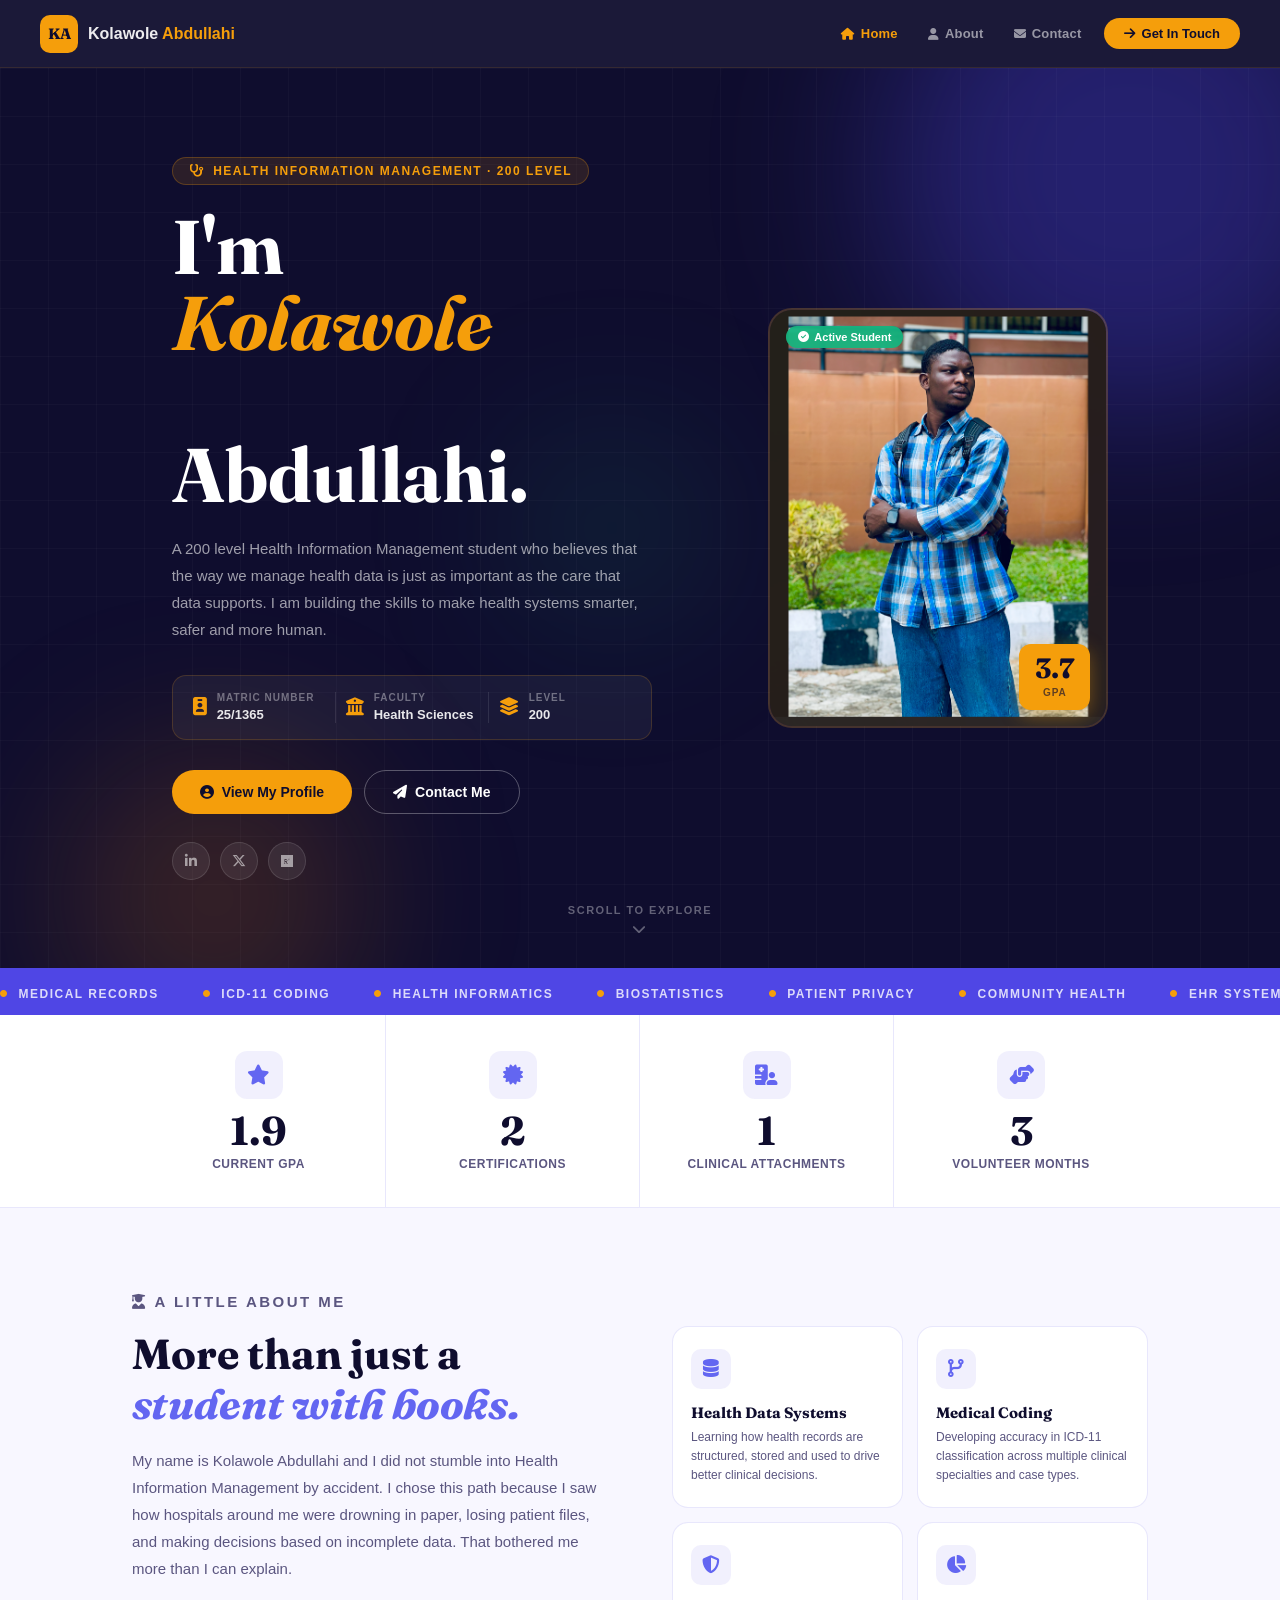
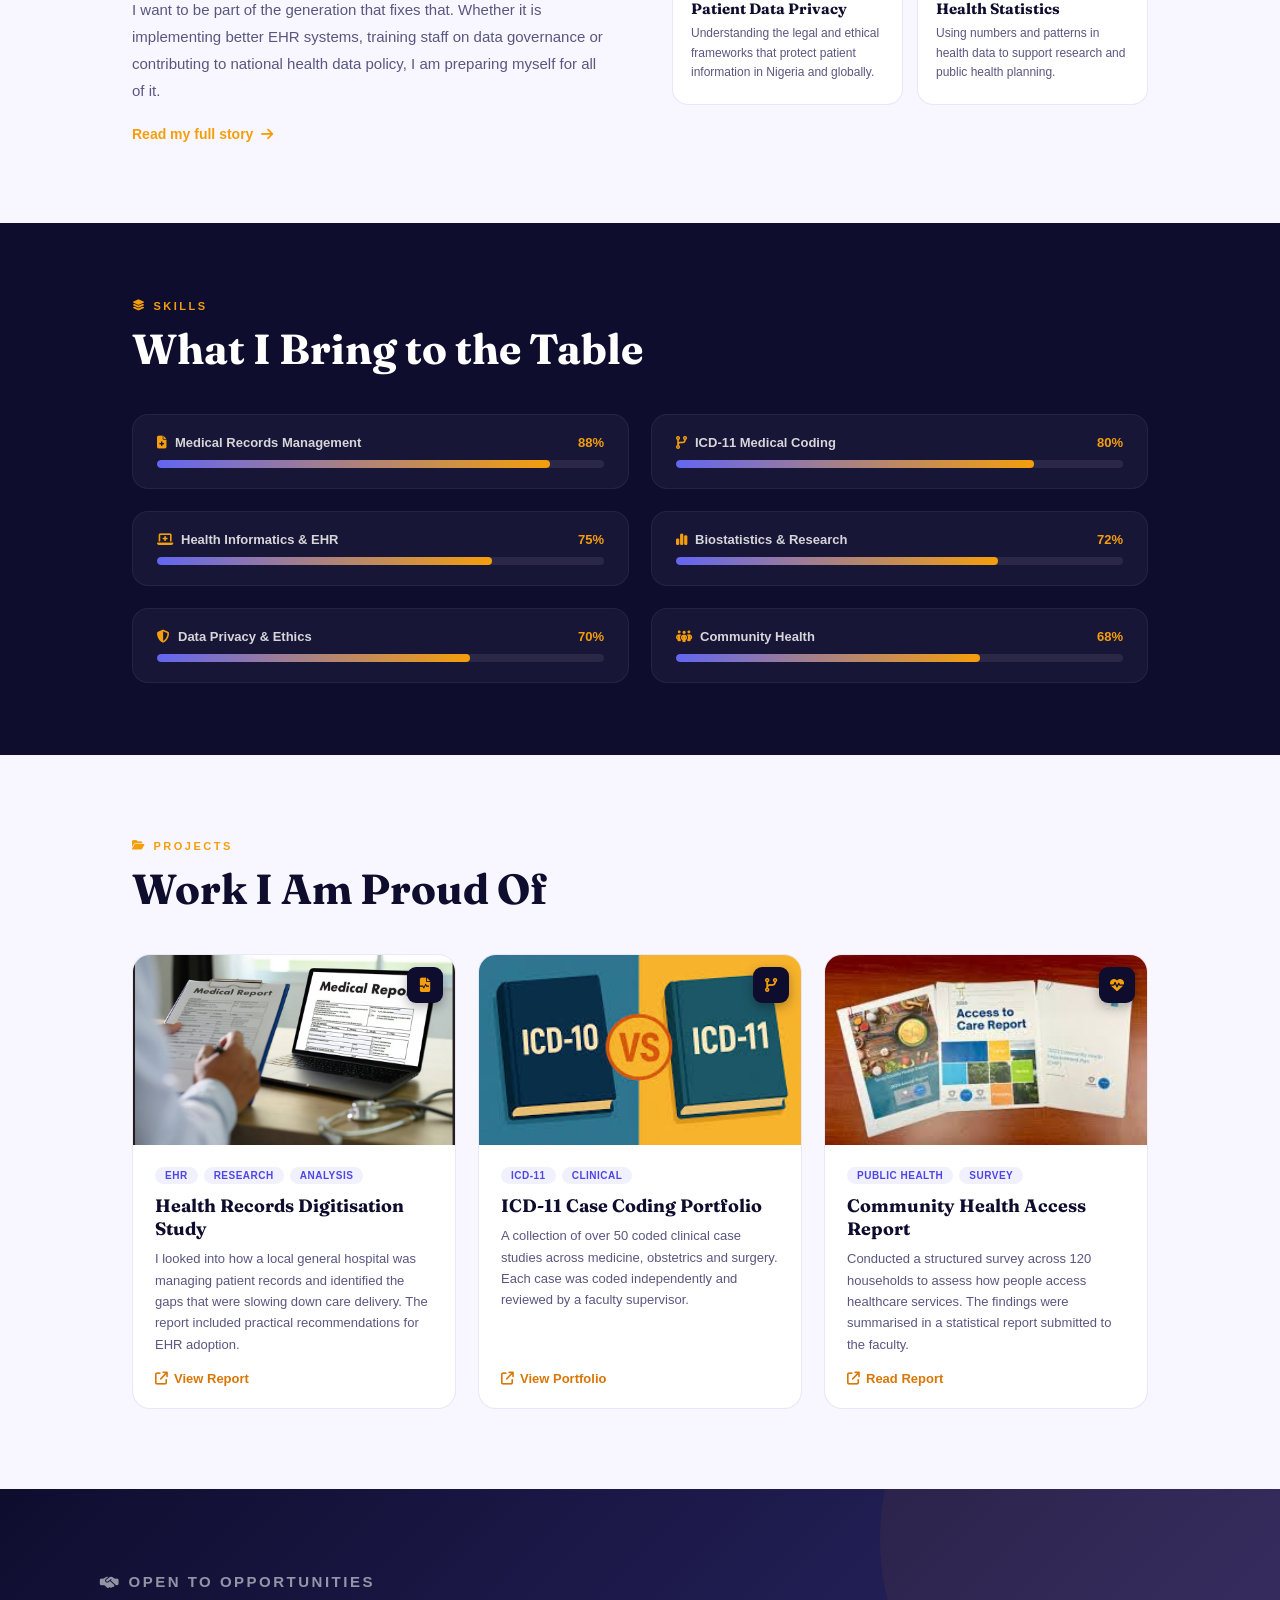
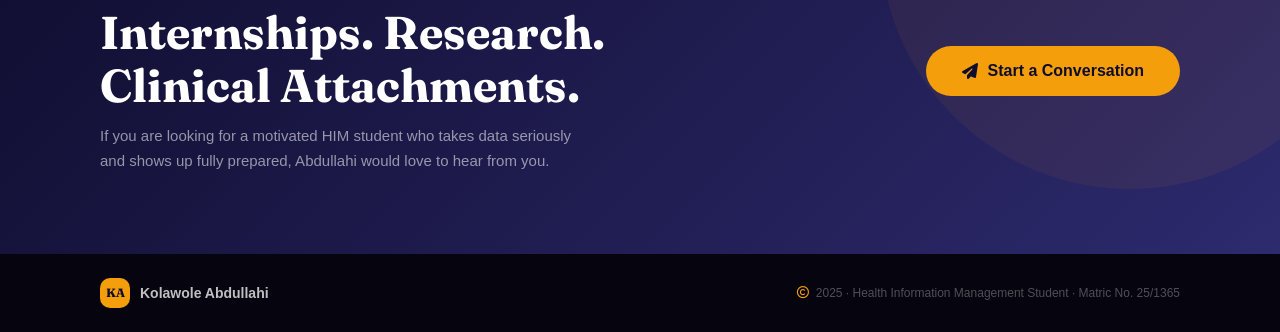
<file: index.html>
<!DOCTYPE html>
<html lang="en">
<head>
  <meta charset="UTF-8"/>
  <meta name="viewport" content="width=device-width, initial-scale=1.0"/>
  <title>Kolawole Abdullahi — Health Information Management</title>
  <link rel="stylesheet" href="https://cdnjs.cloudflare.com/ajax/libs/font-awesome/6.5.0/css/all.min.css"/>
  <link href="https://fonts.googleapis.com/css2?family=Fraunces:ital,wght@0,300;0,700;0,900;1,700&family=Satoshi:wght@300;400;500;700&display=swap" rel="stylesheet"/>
  <link rel="stylesheet" href="style.css"/>
</head>
<body>
 
  <!-- LOADER -->
  <div class="page-loader" id="loader">
    <div class="loader-ring"></div>
    <p class="loader-text">Loading<span class="dots"></span></p>
  </div>
 
  <!-- NAVBAR -->
  <nav class="navbar" id="navbar">
    <a href="index.html" class="logo">
      <div class="logo-icon">KA</div>
      <div class="logo-name">Kolawole <span>Abdullahi</span></div>
    </a>
    <ul class="nav-menu">
      <li><a href="index.html" class="nav-link active"><i class="fa-solid fa-house"></i> Home</a></li>
      <li><a href="about.html" class="nav-link"><i class="fa-solid fa-user"></i> About</a></li>
      <li><a href="contact.html" class="nav-link"><i class="fa-solid fa-envelope"></i> Contact</a></li>
      <li><a href="contact.html" class="nav-cta"><i class="fa-solid fa-arrow-right"></i> Get In Touch</a></li>
    </ul>
    <button class="burger" id="burger" onclick="toggleNav()">
      <span></span><span></span><span></span>
    </button>
  </nav>
 
  <div class="mob-nav" id="mobNav">
    <a href="index.html" class="active"><i class="fa-solid fa-house"></i> Home</a>
    <a href="about.html"><i class="fa-solid fa-user"></i> About</a>
    <a href="contact.html"><i class="fa-solid fa-envelope"></i> Contact</a>
    <div class="mob-sep"></div>
    <a href="contact.html" class="mob-cta"><i class="fa-solid fa-arrow-right"></i> Get In Touch</a>
  </div>
 
  <!-- HERO -->
  <section class="hero">
    <div class="hero-bg">
      <div class="orb orb1"></div>
      <div class="orb orb2"></div>
      <div class="orb orb3"></div>
      <div class="hero-grid-overlay"></div>
    </div>
 
    <div class="hero-container">
      <div class="hero-content reveal-left">
        <div class="hero-badge">
          <i class="fa-solid fa-stethoscope"></i>
          Health Information Management · 200 Level
        </div>
        <h1 class="hero-heading">
          I'm <em>Kolawole</em><br>Abdullahi.
        </h1>
        <p class="hero-tagline">
          A 200 level Health Information Management student who believes that the way we manage health data is just as important as the care that data supports. I am building the skills to make health systems smarter, safer and more human.
        </p>
 
        <div class="id-ribbon reveal-up" style="animation-delay:0.4s">
          <div class="id-cell">
            <i class="fa-solid fa-id-badge"></i>
            <div>
              <small>Matric Number</small>
              <strong>25/1365</strong>
            </div>
          </div>
          <div class="id-divider"></div>
          <div class="id-cell">
            <i class="fa-solid fa-building-columns"></i>
            <div>
              <small>Faculty</small>
              <strong>Health Sciences</strong>
            </div>
          </div>
          <div class="id-divider"></div>
          <div class="id-cell">
            <i class="fa-solid fa-layer-group"></i>
            <div>
              <small>Level</small>
              <strong>200</strong>
            </div>
          </div>
        </div>
 
        <div class="hero-actions reveal-up" style="animation-delay:0.6s">
          <a href="about.html" class="btn-primary">
            <i class="fa-solid fa-user-circle"></i> View My Profile
          </a>
          <a href="contact.html" class="btn-ghost">
            <i class="fa-solid fa-paper-plane"></i> Contact Me
          </a>
        </div>
 
        <div class="hero-socials reveal-up" style="animation-delay:0.8s">
          <a href="#" title="LinkedIn"><i class="fa-brands fa-linkedin-in"></i></a>
          <a href="#" title="Twitter"><i class="fa-brands fa-x-twitter"></i></a>
          <a href="#" title="ResearchGate"><i class="fa-brands fa-researchgate"></i></a>
        </div>
      </div>
 
      <div class="hero-photo-col reveal-right">
        <div class="photo-frame">
          <div class="photo-frame-glow"></div>
          <!--
            YOUR PHOTO HERE
            Save as "abdullahi-photo.jpg" in this folder.
            Best: 400x500px portrait.
          -->
          <img
            src="./image.png"
            alt="Kolawole Abdullahi"
            class="hero-img"
            onerror="this.style.display='none';this.nextElementSibling.style.display='flex';"
          />
          <div class="photo-placeholder">
            <i class="fa-solid fa-camera"></i>
            <span>Your Photo Here</span>
            <code>abdullahi-photo.jpg</code>
          </div>
          <div class="photo-badge-top">
            <i class="fa-solid fa-circle-check"></i> Active Student
          </div>
          <div class="photo-badge-bot">
            <span class="gpa-num">3.7</span>
            <span class="gpa-label">GPA</span>
          </div>
        </div>
      </div>
    </div>
 
    <div class="scroll-hint">
      <span>Scroll to explore</span>
      <i class="fa-solid fa-chevron-down"></i>
    </div>
  </section>
 
  <!-- TICKER -->
  <div class="ticker">
    <div class="ticker-inner">
      <span><i class="fa-solid fa-circle"></i> Medical Records</span>
      <span><i class="fa-solid fa-circle"></i> ICD-11 Coding</span>
      <span><i class="fa-solid fa-circle"></i> Health Informatics</span>
      <span><i class="fa-solid fa-circle"></i> Biostatistics</span>
      <span><i class="fa-solid fa-circle"></i> Patient Privacy</span>
      <span><i class="fa-solid fa-circle"></i> Community Health</span>
      <span><i class="fa-solid fa-circle"></i> EHR Systems</span>
      <span><i class="fa-solid fa-circle"></i> Clinical Research</span>
      <span><i class="fa-solid fa-circle"></i> Medical Records</span>
      <span><i class="fa-solid fa-circle"></i> ICD-11 Coding</span>
      <span><i class="fa-solid fa-circle"></i> Health Informatics</span>
      <span><i class="fa-solid fa-circle"></i> Biostatistics</span>
      <span><i class="fa-solid fa-circle"></i> Patient Privacy</span>
      <span><i class="fa-solid fa-circle"></i> Community Health</span>
      <span><i class="fa-solid fa-circle"></i> EHR Systems</span>
      <span><i class="fa-solid fa-circle"></i> Clinical Research</span>
    </div>
  </div>
 
  <!-- STATS -->
  <section class="stats-section">
    <div class="main-container">
      <div class="stats-row">
        <div class="stat-box scroll-reveal">
          <div class="stat-icon"><i class="fa-solid fa-star"></i></div>
          <div class="stat-num" data-count="37" data-decimal="true">0</div>
          <p>Current GPA</p>
        </div>
        <div class="stat-box scroll-reveal" style="transition-delay:0.1s">
          <div class="stat-icon"><i class="fa-solid fa-certificate"></i></div>
          <div class="stat-num" data-count="4">0</div>
          <p>Certifications</p>
        </div>
        <div class="stat-box scroll-reveal" style="transition-delay:0.2s">
          <div class="stat-icon"><i class="fa-solid fa-hospital-user"></i></div>
          <div class="stat-num" data-count="2">0</div>
          <p>Clinical Attachments</p>
        </div>
        <div class="stat-box scroll-reveal" style="transition-delay:0.3s">
          <div class="stat-icon"><i class="fa-solid fa-hands-helping"></i></div>
          <div class="stat-num" data-count="6">0</div>
          <p>Volunteer Months</p>
        </div>
      </div>
    </div>
  </section>
 
  <!-- ABOUT TEASER -->
  <section class="teaser-section">
    <div class="main-container teaser-grid">
      <div class="teaser-left scroll-reveal">
        <p class="section-label"><i class="fa-solid fa-user-graduate"></i> A Little About Me</p>
        <h2>More than just a<br><em>student with books.</em></h2>
        <p>My name is Kolawole Abdullahi and I did not stumble into Health Information Management by accident. I chose this path because I saw how hospitals around me were drowning in paper, losing patient files, and making decisions based on incomplete data. That bothered me more than I can explain.</p>
        <p>I want to be part of the generation that fixes that. Whether it is implementing better EHR systems, training staff on data governance or contributing to national health data policy, I am preparing myself for all of it.</p>
        <a href="about.html" class="read-more-link">
          <span>Read my full story</span>
          <i class="fa-solid fa-arrow-right"></i>
        </a>
      </div>
      <div class="teaser-right scroll-reveal" style="transition-delay:0.15s">
        <div class="focus-cards">
          <div class="focus-card">
            <div class="fc-icon"><i class="fa-solid fa-database"></i></div>
            <h4>Health Data Systems</h4>
            <p>Learning how health records are structured, stored and used to drive better clinical decisions.</p>
          </div>
          <div class="focus-card">
            <div class="fc-icon"><i class="fa-solid fa-code-branch"></i></div>
            <h4>Medical Coding</h4>
            <p>Developing accuracy in ICD-11 classification across multiple clinical specialties and case types.</p>
          </div>
          <div class="focus-card">
            <div class="fc-icon"><i class="fa-solid fa-shield-halved"></i></div>
            <h4>Patient Data Privacy</h4>
            <p>Understanding the legal and ethical frameworks that protect patient information in Nigeria and globally.</p>
          </div>
          <div class="focus-card">
            <div class="fc-icon"><i class="fa-solid fa-chart-pie"></i></div>
            <h4>Health Statistics</h4>
            <p>Using numbers and patterns in health data to support research and public health planning.</p>
          </div>
        </div>
      </div>
    </div>
  </section>
 
  <!-- SKILLS -->
  <section class="skills-section">
    <div class="main-container">
      <p class="section-label scroll-reveal"><i class="fa-solid fa-layer-group"></i> Skills</p>
      <h2 class="section-h2 scroll-reveal">What I Bring to the Table</h2>
      <div class="skills-grid">
        <div class="skill-item scroll-reveal">
          <div class="skill-top">
            <span><i class="fa-solid fa-file-medical"></i> Medical Records Management</span>
            <span class="skill-pct">88%</span>
          </div>
          <div class="skill-track"><div class="skill-bar" data-width="88"></div></div>
        </div>
        <div class="skill-item scroll-reveal" style="transition-delay:0.08s">
          <div class="skill-top">
            <span><i class="fa-solid fa-code-branch"></i> ICD-11 Medical Coding</span>
            <span class="skill-pct">80%</span>
          </div>
          <div class="skill-track"><div class="skill-bar" data-width="80"></div></div>
        </div>
        <div class="skill-item scroll-reveal" style="transition-delay:0.16s">
          <div class="skill-top">
            <span><i class="fa-solid fa-laptop-medical"></i> Health Informatics & EHR</span>
            <span class="skill-pct">75%</span>
          </div>
          <div class="skill-track"><div class="skill-bar" data-width="75"></div></div>
        </div>
        <div class="skill-item scroll-reveal" style="transition-delay:0.24s">
          <div class="skill-top">
            <span><i class="fa-solid fa-chart-simple"></i> Biostatistics & Research</span>
            <span class="skill-pct">72%</span>
          </div>
          <div class="skill-track"><div class="skill-bar" data-width="72"></div></div>
        </div>
        <div class="skill-item scroll-reveal" style="transition-delay:0.32s">
          <div class="skill-top">
            <span><i class="fa-solid fa-shield-halved"></i> Data Privacy & Ethics</span>
            <span class="skill-pct">70%</span>
          </div>
          <div class="skill-track"><div class="skill-bar" data-width="70"></div></div>
        </div>
        <div class="skill-item scroll-reveal" style="transition-delay:0.4s">
          <div class="skill-top">
            <span><i class="fa-solid fa-people-group"></i> Community Health</span>
            <span class="skill-pct">68%</span>
          </div>
          <div class="skill-track"><div class="skill-bar" data-width="68"></div></div>
        </div>
      </div>
    </div>
  </section>
 
  <!-- PROJECTS -->
  <section class="projects-section">
    <div class="main-container">
      <p class="section-label scroll-reveal"><i class="fa-solid fa-folder-open"></i> Projects</p>
      <h2 class="section-h2 scroll-reveal">Work I Am Proud Of</h2>
      <div class="projects-grid">
 
        <div class="proj-card scroll-reveal">
          <!--
            PROJECT SCREENSHOT: Save as "project1.jpg"
            Recommended: 600x380px
          -->
          <div class="proj-thumb">
            <img src="./image copy.png" alt="Health Records Study"
              onerror="this.style.display='none';this.nextElementSibling.style.display='flex';"/>
            <div class="proj-thumb-ph"><i class="fa-solid fa-image"></i><span>project1.jpg</span></div>
            <div class="proj-cat"><i class="fa-solid fa-file-medical-alt"></i></div>
          </div>
          <div class="proj-content">
            <div class="proj-tags"><span>EHR</span><span>Research</span><span>Analysis</span></div>
            <h3>Health Records Digitisation Study</h3>
            <p>I looked into how a local general hospital was managing patient records and identified the gaps that were slowing down care delivery. The report included practical recommendations for EHR adoption.</p>
            <a href="#" class="proj-link"><i class="fa-solid fa-arrow-up-right-from-square"></i> View Report</a>
          </div>
        </div>
 
        <div class="proj-card scroll-reveal" style="transition-delay:0.12s">
          <div class="proj-thumb">
            <img src="./images (1).jpg" alt="ICD-11 Coding Portfolio"
              onerror="this.style.display='none';this.nextElementSibling.style.display='flex';"/>
            <div class="proj-thumb-ph"><i class="fa-solid fa-image"></i><span>project2.jpg</span></div>
            <div class="proj-cat"><i class="fa-solid fa-code-branch"></i></div>
          </div>
          <div class="proj-content">
            <div class="proj-tags"><span>ICD-11</span><span>Clinical</span></div>
            <h3>ICD-11 Case Coding Portfolio</h3>
            <p>A collection of over 50 coded clinical case studies across medicine, obstetrics and surgery. Each case was coded independently and reviewed by a faculty supervisor.</p>
            <a href="#" class="proj-link"><i class="fa-solid fa-arrow-up-right-from-square"></i> View Portfolio</a>
          </div>
        </div>
 
        <div class="proj-card scroll-reveal" style="transition-delay:0.24s">
          <div class="proj-thumb">
            <img src="./images (2).jpg" alt="Community Health Survey"
              onerror="this.style.display='none';this.nextElementSibling.style.display='flex';"/>
            <div class="proj-thumb-ph"><i class="fa-solid fa-image"></i><span>project3.jpg</span></div>
            <div class="proj-cat"><i class="fa-solid fa-heart-pulse"></i></div>
          </div>
          <div class="proj-content">
            <div class="proj-tags"><span>Public Health</span><span>Survey</span></div>
            <h3>Community Health Access Report</h3>
            <p>Conducted a structured survey across 120 households to assess how people access healthcare services. The findings were summarised in a statistical report submitted to the faculty.</p>
            <a href="#" class="proj-link"><i class="fa-solid fa-arrow-up-right-from-square"></i> Read Report</a>
          </div>
        </div>
 
      </div>
    </div>
  </section>
 
  <!-- CTA -->
  <section class="cta-section">
    <div class="cta-inner scroll-reveal">
      <div class="cta-text">
        <p class="section-label light-label"><i class="fa-solid fa-handshake-simple"></i> Open to Opportunities</p>
        <h2>Internships. Research.<br>Clinical Attachments.</h2>
        <p>If you are looking for a motivated HIM student who takes data seriously and shows up fully prepared, Abdullahi would love to hear from you.</p>
      </div>
      <a href="contact.html" class="btn-gold-lg">
        <i class="fa-solid fa-paper-plane"></i> Start a Conversation
      </a>
    </div>
  </section>
 
  <footer class="footer">
    <div class="footer-inner">
      <div class="footer-left">
        <div class="logo-icon sm">KA</div>
        <span>Kolawole Abdullahi</span>
      </div>
      <p><i class="fa-regular fa-copyright"></i> 2025 · Health Information Management Student · Matric No. 25/1365</p>
    </div>
  </footer>
 
  <script src="nav.js"></script>
  <script src="animations.js"></script>
</body>
</html>
</file>
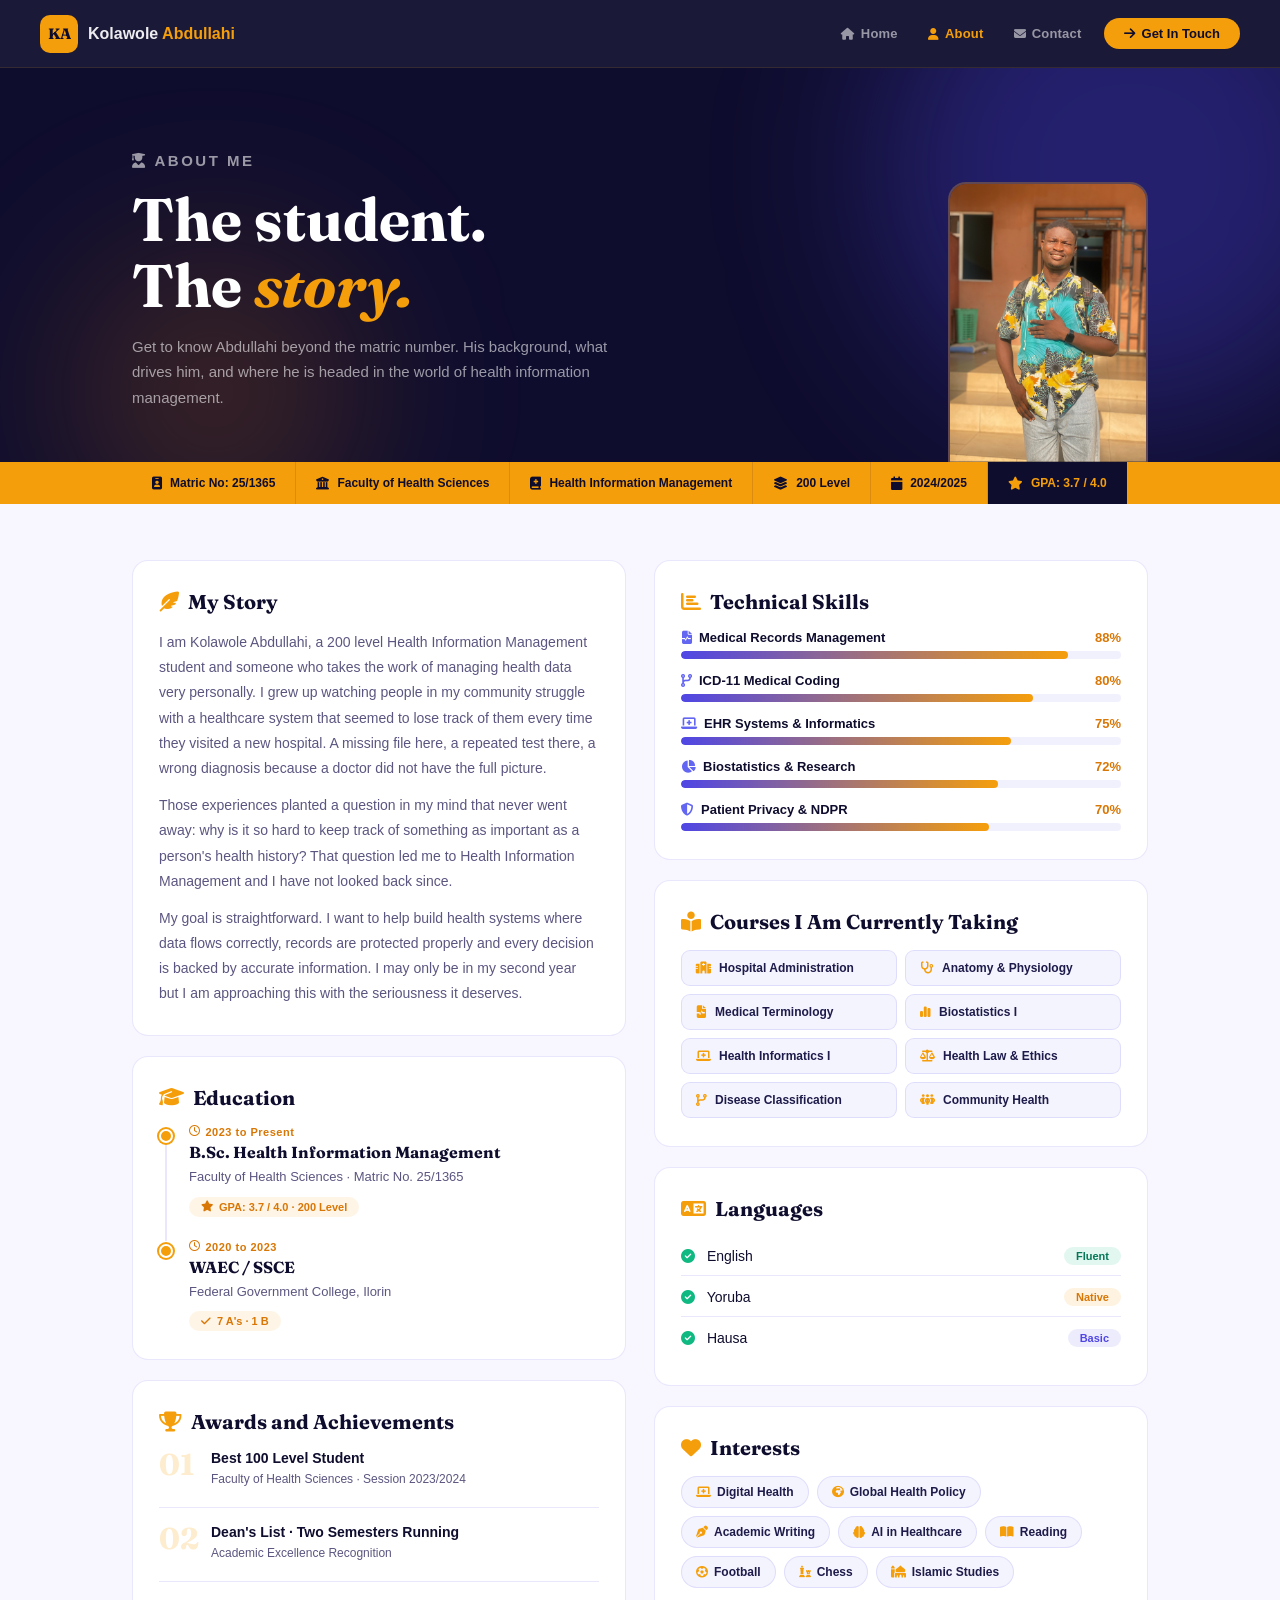
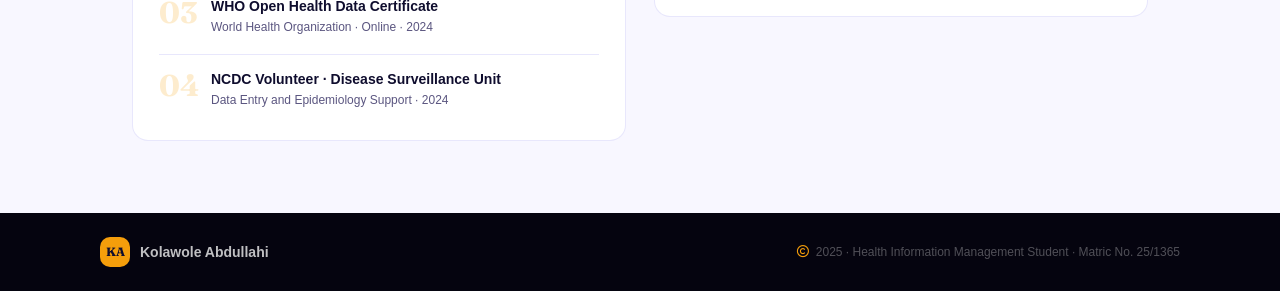
<file: about.html>
<!DOCTYPE html>
<html lang="en">
<head>
  <meta charset="UTF-8"/>
  <meta name="viewport" content="width=device-width, initial-scale=1.0"/>
  <title>About — Kolawole Abdullahi</title>
  <link rel="stylesheet" href="https://cdnjs.cloudflare.com/ajax/libs/font-awesome/6.5.0/css/all.min.css"/>
  <link href="https://fonts.googleapis.com/css2?family=Fraunces:ital,wght@0,300;0,700;0,900;1,700&family=Satoshi:wght@300;400;500;700&display=swap" rel="stylesheet"/>
  <link rel="stylesheet" href="style.css"/>
</head>
<body>
 
  <div class="page-loader" id="loader">
    <div class="loader-ring"></div>
    <p class="loader-text">Loading<span class="dots"></span></p>
  </div>
 
  <nav class="navbar" id="navbar">
    <a href="index.html" class="logo">
      <div class="logo-icon">KA</div>
      <div class="logo-name">Kolawole <span>Abdullahi</span></div>
    </a>
    <ul class="nav-menu">
      <li><a href="index.html" class="nav-link"><i class="fa-solid fa-house"></i> Home</a></li>
      <li><a href="about.html" class="nav-link active"><i class="fa-solid fa-user"></i> About</a></li>
      <li><a href="contact.html" class="nav-link"><i class="fa-solid fa-envelope"></i> Contact</a></li>
      <li><a href="contact.html" class="nav-cta"><i class="fa-solid fa-arrow-right"></i> Get In Touch</a></li>
    </ul>
    <button class="burger" id="burger" onclick="toggleNav()">
      <span></span><span></span><span></span>
    </button>
  </nav>
 
  <div class="mob-nav" id="mobNav">
    <a href="index.html"><i class="fa-solid fa-house"></i> Home</a>
    <a href="about.html" class="active"><i class="fa-solid fa-user"></i> About</a>
    <a href="contact.html"><i class="fa-solid fa-envelope"></i> Contact</a>
    <div class="mob-sep"></div>
    <a href="contact.html" class="mob-cta"><i class="fa-solid fa-arrow-right"></i> Get In Touch</a>
  </div>
 
  <!-- PAGE HERO -->
  <section class="page-hero">
    <div class="page-hero-bg">
      <div class="orb orb1"></div>
      <div class="orb orb2"></div>
    </div>
    <div class="page-hero-inner main-container">
      <div class="page-hero-text reveal-up">
        <p class="section-label light-label"><i class="fa-solid fa-user-graduate"></i> About Me</p>
        <h1>The student.<br>The <em>story.</em></h1>
        <p>Get to know Abdullahi beyond the matric number. His background, what drives him, and where he is headed in the world of health information management.</p>
      </div>
      <div class="page-hero-photo reveal-right">
        <!--
          YOUR PHOTO: Save as "abdullahi-photo.jpg"
        -->
        <img src="./image copy 2.png" alt="Kolawole Abdullahi"
          class="page-hero-img"
          onerror="this.style.display='none';this.nextElementSibling.style.display='flex';"/>
        <div class="page-ph">
          <i class="fa-solid fa-camera"></i>
          <span>abdullahi-photo.jpg</span>
        </div>
      </div>
    </div>
  </section>
 
  <!-- IDENTITY STRIP -->
  <div class="identity-strip scroll-reveal">
    <div class="main-container strip-inner">
      <div class="strip-chip"><i class="fa-solid fa-id-badge"></i> Matric No: 25/1365</div>
      <div class="strip-chip"><i class="fa-solid fa-building-columns"></i> Faculty of Health Sciences</div>
      <div class="strip-chip"><i class="fa-solid fa-book-medical"></i> Health Information Management</div>
      <div class="strip-chip"><i class="fa-solid fa-layer-group"></i> 200 Level</div>
      <div class="strip-chip"><i class="fa-solid fa-calendar"></i> 2024/2025</div>
      <div class="strip-chip highlight-chip"><i class="fa-solid fa-star"></i> GPA: 3.7 / 4.0</div>
    </div>
  </div>
 
  <!-- ABOUT BODY -->
  <section class="about-main">
    <div class="main-container about-layout">
 
      <!-- LEFT COL -->
      <div class="about-left">
 
        <div class="abt-card scroll-reveal">
          <h3><i class="fa-solid fa-feather-pointed"></i> My Story</h3>
          <p>I am Kolawole Abdullahi, a 200 level Health Information Management student and someone who takes the work of managing health data very personally. I grew up watching people in my community struggle with a healthcare system that seemed to lose track of them every time they visited a new hospital. A missing file here, a repeated test there, a wrong diagnosis because a doctor did not have the full picture.</p>
          <p>Those experiences planted a question in my mind that never went away: why is it so hard to keep track of something as important as a person's health history? That question led me to Health Information Management and I have not looked back since.</p>
          <p>My goal is straightforward. I want to help build health systems where data flows correctly, records are protected properly and every decision is backed by accurate information. I may only be in my second year but I am approaching this with the seriousness it deserves.</p>
        </div>
 
        <!-- Education -->
        <div class="abt-card scroll-reveal">
          <h3><i class="fa-solid fa-graduation-cap"></i> Education</h3>
          <div class="edu-tl">
            <div class="edu-entry">
              <div class="edu-dot"></div>
              <div class="edu-details">
                <span class="edu-yr"><i class="fa-regular fa-clock"></i> 2023 to Present</span>
                <h4>B.Sc. Health Information Management</h4>
                <p>Faculty of Health Sciences · Matric No. 25/1365</p>
                <div class="edu-tag"><i class="fa-solid fa-star"></i> GPA: 3.7 / 4.0 · 200 Level</div>
              </div>
            </div>
            <div class="edu-entry">
              <div class="edu-dot"></div>
              <div class="edu-details">
                <span class="edu-yr"><i class="fa-regular fa-clock"></i> 2020 to 2023</span>
                <h4>WAEC / SSCE</h4>
                <p>Federal Government College, Ilorin</p>
                <div class="edu-tag"><i class="fa-solid fa-check"></i> 7 A's · 1 B</div>
              </div>
            </div>
          </div>
        </div>
 
        <!-- Achievements -->
        <div class="abt-card scroll-reveal">
          <h3><i class="fa-solid fa-trophy"></i> Awards and Achievements</h3>
          <div class="achieve-list">
            <div class="achieve-item">
              <div class="ach-num">01</div>
              <div>
                <h4>Best 100 Level Student</h4>
                <p>Faculty of Health Sciences · Session 2023/2024</p>
              </div>
            </div>
            <div class="achieve-item">
              <div class="ach-num">02</div>
              <div>
                <h4>Dean's List · Two Semesters Running</h4>
                <p>Academic Excellence Recognition</p>
              </div>
            </div>
            <div class="achieve-item">
              <div class="ach-num">03</div>
              <div>
                <h4>WHO Open Health Data Certificate</h4>
                <p>World Health Organization · Online · 2024</p>
              </div>
            </div>
            <div class="achieve-item">
              <div class="ach-num">04</div>
              <div>
                <h4>NCDC Volunteer · Disease Surveillance Unit</h4>
                <p>Data Entry and Epidemiology Support · 2024</p>
              </div>
            </div>
          </div>
        </div>
 
      </div>
 
      <!-- RIGHT COL -->
      <div class="about-right">
 
        <!-- Skills -->
        <div class="abt-card scroll-reveal">
          <h3><i class="fa-solid fa-chart-bar"></i> Technical Skills</h3>
          <div class="skills-list">
            <div class="sk">
              <div class="sk-top"><span><i class="fa-solid fa-file-medical-alt"></i> Medical Records Management</span><span>88%</span></div>
              <div class="sk-track"><div class="sk-fill" data-width="88"></div></div>
            </div>
            <div class="sk">
              <div class="sk-top"><span><i class="fa-solid fa-code-branch"></i> ICD-11 Medical Coding</span><span>80%</span></div>
              <div class="sk-track"><div class="sk-fill" data-width="80"></div></div>
            </div>
            <div class="sk">
              <div class="sk-top"><span><i class="fa-solid fa-laptop-medical"></i> EHR Systems & Informatics</span><span>75%</span></div>
              <div class="sk-track"><div class="sk-fill" data-width="75"></div></div>
            </div>
            <div class="sk">
              <div class="sk-top"><span><i class="fa-solid fa-chart-pie"></i> Biostatistics & Research</span><span>72%</span></div>
              <div class="sk-track"><div class="sk-fill" data-width="72"></div></div>
            </div>
            <div class="sk">
              <div class="sk-top"><span><i class="fa-solid fa-shield-halved"></i> Patient Privacy & NDPR</span><span>70%</span></div>
              <div class="sk-track"><div class="sk-fill" data-width="70"></div></div>
            </div>
          </div>
        </div>
 
        <!-- Courses -->
        <div class="abt-card scroll-reveal">
          <h3><i class="fa-solid fa-book-open-reader"></i> Courses I Am Currently Taking</h3>
          <div class="courses-grid">
            <div class="course-chip"><i class="fa-solid fa-hospital"></i> Hospital Administration</div>
            <div class="course-chip"><i class="fa-solid fa-stethoscope"></i> Anatomy & Physiology</div>
            <div class="course-chip"><i class="fa-solid fa-file-waveform"></i> Medical Terminology</div>
            <div class="course-chip"><i class="fa-solid fa-chart-simple"></i> Biostatistics I</div>
            <div class="course-chip"><i class="fa-solid fa-laptop-medical"></i> Health Informatics I</div>
            <div class="course-chip"><i class="fa-solid fa-scale-balanced"></i> Health Law & Ethics</div>
            <div class="course-chip"><i class="fa-solid fa-code-branch"></i> Disease Classification</div>
            <div class="course-chip"><i class="fa-solid fa-people-group"></i> Community Health</div>
          </div>
        </div>
 
        <!-- Languages -->
        <div class="abt-card scroll-reveal">
          <h3><i class="fa-solid fa-language"></i> Languages</h3>
          <div class="lang-list">
            <div class="lang-row">
              <span><i class="fa-solid fa-circle-check"></i> English</span>
              <span class="lang-tag fluent">Fluent</span>
            </div>
            <div class="lang-row">
              <span><i class="fa-solid fa-circle-check"></i> Yoruba</span>
              <span class="lang-tag native">Native</span>
            </div>
            <div class="lang-row">
              <span><i class="fa-solid fa-circle-check"></i> Hausa</span>
              <span class="lang-tag basic">Basic</span>
            </div>
          </div>
        </div>
 
        <!-- Interests -->
        <div class="abt-card scroll-reveal">
          <h3><i class="fa-solid fa-heart"></i> Interests</h3>
          <div class="interest-wrap">
            <span class="int-chip"><i class="fa-solid fa-laptop-medical"></i> Digital Health</span>
            <span class="int-chip"><i class="fa-solid fa-earth-africa"></i> Global Health Policy</span>
            <span class="int-chip"><i class="fa-solid fa-pen-nib"></i> Academic Writing</span>
            <span class="int-chip"><i class="fa-solid fa-brain"></i> AI in Healthcare</span>
            <span class="int-chip"><i class="fa-solid fa-book-open"></i> Reading</span>
            <span class="int-chip"><i class="fa-solid fa-futbol"></i> Football</span>
            <span class="int-chip"><i class="fa-solid fa-chess"></i> Chess</span>
            <span class="int-chip"><i class="fa-solid fa-mosque"></i> Islamic Studies</span>
          </div>
        </div>
 
      </div>
    </div>
  </section>
 
  <footer class="footer">
    <div class="footer-inner">
      <div class="footer-left">
        <div class="logo-icon sm">KA</div>
        <span>Kolawole Abdullahi</span>
      </div>
      <p><i class="fa-regular fa-copyright"></i> 2025 · Health Information Management Student · Matric No. 25/1365</p>
    </div>
  </footer>
 
  <script src="nav.js"></script>
  <script src="animations.js"></script>
</body>
</html>
</file>
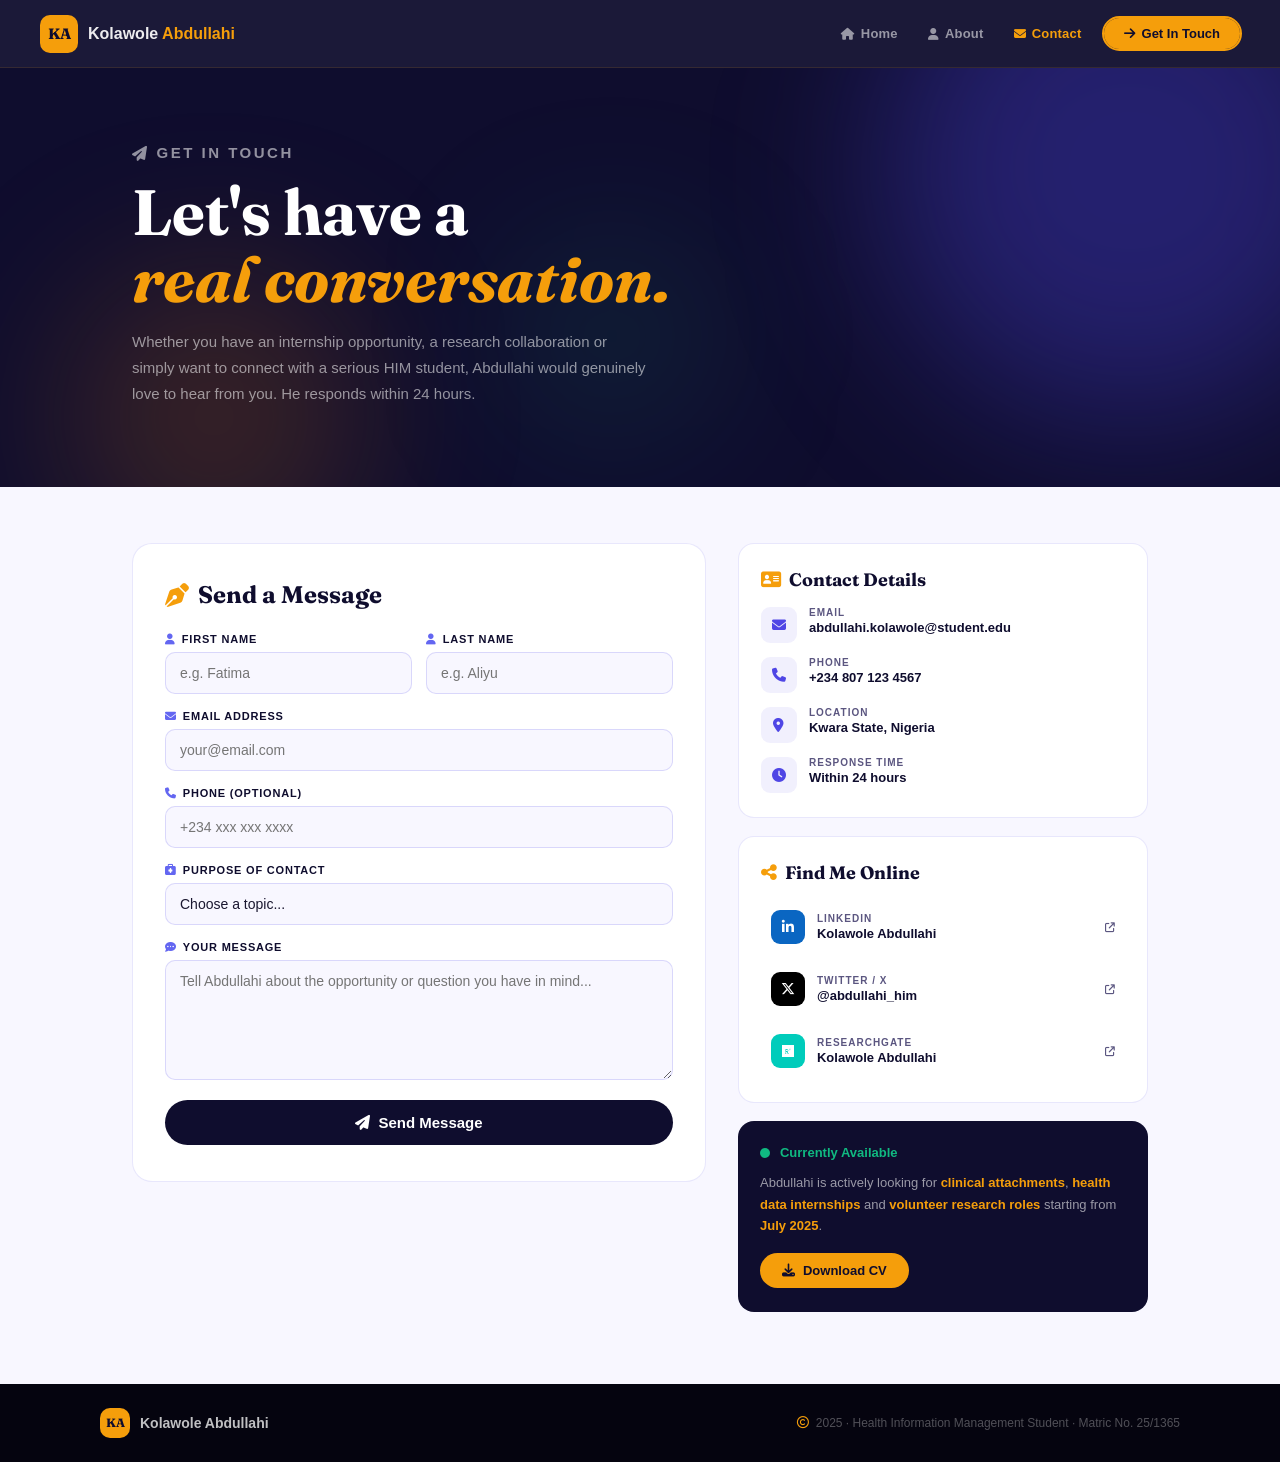
<file: contact.html>
<!DOCTYPE html>
<html lang="en">
<head>
  <meta charset="UTF-8"/>
  <meta name="viewport" content="width=device-width, initial-scale=1.0"/>
  <title>Contact — Kolawole Abdullahi</title>
  <link rel="stylesheet" href="https://cdnjs.cloudflare.com/ajax/libs/font-awesome/6.5.0/css/all.min.css"/>
  <link href="https://fonts.googleapis.com/css2?family=Fraunces:ital,wght@0,300;0,700;0,900;1,700&family=Satoshi:wght@300;400;500;700&display=swap" rel="stylesheet"/>
  <link rel="stylesheet" href="style.css"/>
</head>
<body>
 
  <div class="page-loader" id="loader">
    <div class="loader-ring"></div>
    <p class="loader-text">Loading<span class="dots"></span></p>
  </div>
 
  <nav class="navbar" id="navbar">
    <a href="index.html" class="logo">
      <div class="logo-icon">KA</div>
      <div class="logo-name">Kolawole <span>Abdullahi</span></div>
    </a>
    <ul class="nav-menu">
      <li><a href="index.html" class="nav-link"><i class="fa-solid fa-house"></i> Home</a></li>
      <li><a href="about.html" class="nav-link"><i class="fa-solid fa-user"></i> About</a></li>
      <li><a href="contact.html" class="nav-link active"><i class="fa-solid fa-envelope"></i> Contact</a></li>
      <li><a href="contact.html" class="nav-cta active-cta"><i class="fa-solid fa-arrow-right"></i> Get In Touch</a></li>
    </ul>
    <button class="burger" id="burger" onclick="toggleNav()">
      <span></span><span></span><span></span>
    </button>
  </nav>
 
  <div class="mob-nav" id="mobNav">
    <a href="index.html"><i class="fa-solid fa-house"></i> Home</a>
    <a href="about.html"><i class="fa-solid fa-user"></i> About</a>
    <a href="contact.html" class="active"><i class="fa-solid fa-envelope"></i> Contact</a>
    <div class="mob-sep"></div>
    <a href="contact.html" class="mob-cta"><i class="fa-solid fa-arrow-right"></i> Get In Touch</a>
  </div>
 
  <!-- CONTACT HERO -->
  <section class="contact-hero">
    <div class="contact-hero-bg">
      <div class="orb orb1"></div>
      <div class="orb orb2"></div>
      <div class="orb orb3"></div>
    </div>
    <div class="main-container contact-hero-inner reveal-up">
      <p class="section-label light-label"><i class="fa-solid fa-paper-plane"></i> Get In Touch</p>
      <h1>Let's have a<br><em>real conversation.</em></h1>
      <p>Whether you have an internship opportunity, a research collaboration or simply want to connect with a serious HIM student, Abdullahi would genuinely love to hear from you. He responds within 24 hours.</p>
    </div>
  </section>
 
  <!-- CONTACT BODY -->
  <section class="contact-body">
    <div class="main-container contact-layout">
 
      <!-- FORM -->
      <div class="form-wrap scroll-reveal">
        <div class="form-card">
          <h3><i class="fa-solid fa-pen-nib"></i> Send a Message</h3>
 
          <div id="formContent">
            <div class="form-row-2">
              <div class="fg">
                <label><i class="fa-solid fa-user"></i> First Name</label>
                <input type="text" placeholder="e.g. Fatima"/>
              </div>
              <div class="fg">
                <label><i class="fa-solid fa-user"></i> Last Name</label>
                <input type="text" placeholder="e.g. Aliyu"/>
              </div>
            </div>
            <div class="fg">
              <label><i class="fa-solid fa-envelope"></i> Email Address</label>
              <input type="email" placeholder="your@email.com"/>
            </div>
            <div class="fg">
              <label><i class="fa-solid fa-phone"></i> Phone (optional)</label>
              <input type="tel" placeholder="+234 xxx xxx xxxx"/>
            </div>
            <div class="fg">
              <label><i class="fa-solid fa-briefcase-medical"></i> Purpose of Contact</label>
              <select>
                <option value="">Choose a topic...</option>
                <option>Internship Offer</option>
                <option>Research Collaboration</option>
                <option>Clinical Attachment</option>
                <option>Academic Partnership</option>
                <option>General Enquiry</option>
              </select>
            </div>
            <div class="fg">
              <label><i class="fa-solid fa-comment-dots"></i> Your Message</label>
              <textarea placeholder="Tell Abdullahi about the opportunity or question you have in mind..."></textarea>
            </div>
            <button class="form-submit-btn" onclick="sendMsg()">
              <i class="fa-solid fa-paper-plane"></i> Send Message
            </button>
          </div>
 
          <div class="success-state" id="successBox">
            <div class="success-ico"><i class="fa-solid fa-circle-check"></i></div>
            <h4>Message Received!</h4>
            <p>Thank you for reaching out. Abdullahi will get back to you within 24 hours.</p>
            <button class="btn-ghost-dark" style="margin-top:24px" onclick="resetMsg()">
              <i class="fa-solid fa-rotate-left"></i> Send Another Message
            </button>
          </div>
        </div>
      </div>
 
      <!-- INFO PANEL -->
      <div class="info-panel">
 
        <div class="info-card scroll-reveal">
          <h3><i class="fa-solid fa-address-card"></i> Contact Details</h3>
          <div class="info-item">
            <div class="info-ico-box"><i class="fa-solid fa-envelope"></i></div>
            <div>
              <p class="info-label">Email</p>
              <p class="info-val">abdullahi.kolawole@student.edu</p>
            </div>
          </div>
          <div class="info-item">
            <div class="info-ico-box"><i class="fa-solid fa-phone"></i></div>
            <div>
              <p class="info-label">Phone</p>
              <p class="info-val">+234 807 123 4567</p>
            </div>
          </div>
          <div class="info-item">
            <div class="info-ico-box"><i class="fa-solid fa-location-dot"></i></div>
            <div>
              <p class="info-label">Location</p>
              <p class="info-val">Kwara State, Nigeria</p>
            </div>
          </div>
          <div class="info-item">
            <div class="info-ico-box"><i class="fa-solid fa-clock"></i></div>
            <div>
              <p class="info-label">Response Time</p>
              <p class="info-val">Within 24 hours</p>
            </div>
          </div>
        </div>
 
        <div class="info-card scroll-reveal" style="transition-delay:0.1s">
          <h3><i class="fa-solid fa-share-nodes"></i> Find Me Online</h3>
          <div class="socials-list">
            <a href="#" class="social-row">
              <div class="soc-icon linkedin"><i class="fa-brands fa-linkedin-in"></i></div>
              <div>
                <p class="info-label">LinkedIn</p>
                <p class="info-val">Kolawole Abdullahi</p>
              </div>
              <i class="fa-solid fa-arrow-up-right-from-square ext-ico"></i>
            </a>
            <a href="#" class="social-row">
              <div class="soc-icon twitter"><i class="fa-brands fa-x-twitter"></i></div>
              <div>
                <p class="info-label">Twitter / X</p>
                <p class="info-val">@abdullahi_him</p>
              </div>
              <i class="fa-solid fa-arrow-up-right-from-square ext-ico"></i>
            </a>
            <a href="#" class="social-row">
              <div class="soc-icon rg"><i class="fa-brands fa-researchgate"></i></div>
              <div>
                <p class="info-label">ResearchGate</p>
                <p class="info-val">Kolawole Abdullahi</p>
              </div>
              <i class="fa-solid fa-arrow-up-right-from-square ext-ico"></i>
            </a>
          </div>
        </div>
 
        <div class="avail-card scroll-reveal" style="transition-delay:0.2s">
          <div class="avail-dot-row">
            <div class="avail-pulse"></div>
            <span>Currently Available</span>
          </div>
          <p>Abdullahi is actively looking for <strong>clinical attachments</strong>, <strong>health data internships</strong> and <strong>volunteer research roles</strong> starting from <strong>July 2025</strong>.</p>
          <a href="#" class="btn-primary sm-btn"><i class="fa-solid fa-download"></i> Download CV</a>
        </div>
 
      </div>
    </div>
  </section>
 
  <footer class="footer">
    <div class="footer-inner">
      <div class="footer-left">
        <div class="logo-icon sm">KA</div>
        <span>Kolawole Abdullahi</span>
      </div>
      <p><i class="fa-regular fa-copyright"></i> 2025 · Health Information Management Student · Matric No. 25/1365</p>
    </div>
  </footer>
 
  <script src="nav.js"></script>
  <script src="animations.js"></script>
  <script>
    function sendMsg() {
      document.getElementById('formContent').style.display = 'none';
      document.getElementById('successBox').style.display = 'flex';
    }
    function resetMsg() {
      document.getElementById('formContent').style.display = 'block';
      document.getElementById('successBox').style.display = 'none';
    }
  </script>
</body>
</html>
</file>
<file: style.css>
/* ════════════════════════════════════════════════
   KOLAWOLE ABDULLAHI — HIM STUDENT PORTFOLIO
   Deep Indigo · Amber · Mint · Dark Theme
   ════════════════════════════════════════════════ */
 
@import url('https://fonts.googleapis.com/css2?family=Fraunces:ital,wght@0,300;0,700;0,900;1,700&family=Satoshi:wght@300;400;500;700&display=swap');
 
*, *::before, *::after { margin: 0; padding: 0; box-sizing: border-box; }
 
:root {
  --indigo:    #1E1B4B;
  --indigo-dk: #0F0D2E;
  --indigo-md: #2D2A6E;
  --violet:    #4F46E5;
  --violet-lt: #6366F1;
  --amber:     #D97706;
  --amber-lt:  #F59E0B;
  --amber-glow:#FCD34D;
  --mint:      #10B981;
  --white:     #ffffff;
  --offwhite:  #F8F7FF;
  --text:      #1a1730;
  --muted:     #5B5680;
  --border:    rgba(78,70,229,0.13);
  --nav-h:     68px;
  --radius:    16px;
  --shadow:    0 10px 40px rgba(30,27,75,0.14);
}
 
html { scroll-behavior: smooth; }
 
body {
  font-family: 'Satoshi', 'DM Sans', sans-serif;
  background: var(--offwhite);
  color: var(--text);
  min-height: 100vh;
  overflow-x: hidden;
}
 
a { text-decoration: none; color: inherit; }
 
.main-container {
  max-width: 1080px;
  margin: 0 auto;
  padding: 0 2rem;
}
 
/* ─── PAGE LOADER ─── */
.page-loader {
  position: fixed;
  inset: 0;
  background: var(--indigo-dk);
  display: flex;
  flex-direction: column;
  align-items: center;
  justify-content: center;
  gap: 20px;
  z-index: 9999;
  transition: opacity 0.5s ease, visibility 0.5s ease;
}
 
.page-loader.hidden {
  opacity: 0;
  visibility: hidden;
  pointer-events: none;
}
 
.loader-ring {
  width: 52px; height: 52px;
  border: 3px solid rgba(245,158,11,0.2);
  border-top-color: var(--amber-lt);
  border-radius: 50%;
  animation: spin 0.9s linear infinite;
}
 
@keyframes spin { to { transform: rotate(360deg); } }
 
.loader-text {
  font-size: 13px;
  font-weight: 600;
  letter-spacing: 2px;
  text-transform: uppercase;
  color: rgba(255,255,255,0.45);
}
 
.dots::after {
  content: '';
  animation: dots 1.5s steps(3, end) infinite;
}
 
@keyframes dots {
  0%   { content: ''; }
  33%  { content: '.'; }
  66%  { content: '..'; }
  100% { content: '...'; }
}
 
/* ─── NAVBAR ─── */
.navbar {
  height: var(--nav-h);
  background: rgba(15,13,46,0.95);
  backdrop-filter: blur(16px);
  display: flex;
  align-items: center;
  justify-content: space-between;
  padding: 0 2.5rem;
  position: sticky;
  top: 0;
  z-index: 1000;
  border-bottom: 1px solid rgba(245,158,11,0.12);
  transition: background 0.3s;
}
 
.navbar.scrolled {
  background: rgba(15,13,46,0.98);
  box-shadow: 0 4px 30px rgba(0,0,0,0.3);
}
 
.logo {
  display: flex;
  align-items: center;
  gap: 10px;
}
 
.logo-icon {
  width: 38px; height: 38px;
  background: var(--amber-lt);
  border-radius: 10px;
  display: flex;
  align-items: center;
  justify-content: center;
  font-family: 'Fraunces', serif;
  font-weight: 700;
  font-size: 15px;
  color: var(--indigo-dk);
  flex-shrink: 0;
  transition: transform 0.2s;
}
 
.logo-icon.sm { width: 30px; height: 30px; font-size: 12px; }
 
.logo:hover .logo-icon { transform: rotate(-6deg) scale(1.05); }
 
.logo-name {
  font-family: 'Satoshi', sans-serif;
  font-weight: 700;
  font-size: 16px;
  color: rgba(255,255,255,0.92);
}
 
.logo-name span { color: var(--amber-lt); }
 
.nav-menu {
  display: flex;
  align-items: center;
  gap: 2px;
  list-style: none;
}
 
.nav-link {
  font-size: 13px;
  font-weight: 600;
  color: rgba(255,255,255,0.55);
  padding: 8px 14px;
  border-radius: 8px;
  display: flex;
  align-items: center;
  gap: 6px;
  transition: color 0.2s, background 0.2s;
  letter-spacing: 0.2px;
}
 
.nav-link i { font-size: 12px; }
.nav-link:hover { color: var(--white); background: rgba(255,255,255,0.07); }
.nav-link.active { color: var(--amber-lt); }
 
.nav-cta {
  background: var(--amber-lt);
  color: var(--indigo-dk) !important;
  font-size: 13px;
  font-weight: 700;
  padding: 8px 20px;
  border-radius: 50px;
  display: flex;
  align-items: center;
  gap: 7px;
  transition: all 0.2s;
  margin-left: 6px;
}
 
.nav-cta:hover {
  background: var(--amber-glow);
  transform: translateY(-1px);
  box-shadow: 0 6px 20px rgba(245,158,11,0.3);
}
 
.active-cta { outline: 2px solid var(--amber-lt); }
 
/* Burger */
.burger {
  display: none;
  flex-direction: column;
  gap: 5px;
  background: none;
  border: none;
  cursor: pointer;
  padding: 8px;
  border-radius: 8px;
}
 
.burger:hover { background: rgba(255,255,255,0.08); }
 
.burger span {
  display: block;
  width: 22px; height: 2px;
  background: var(--white);
  border-radius: 2px;
  transition: all 0.3s;
  transform-origin: center;
}
 
.burger.open span:nth-child(1) { transform: translateY(7px) rotate(45deg); }
.burger.open span:nth-child(2) { opacity: 0; transform: scaleX(0); }
.burger.open span:nth-child(3) { transform: translateY(-7px) rotate(-45deg); }
 
/* Mobile Nav */
.mob-nav {
  display: none;
  flex-direction: column;
  gap: 4px;
  background: var(--indigo-dk);
  padding: 14px 1.5rem 24px;
  border-top: 1px solid rgba(245,158,11,0.1);
  position: fixed;
  top: var(--nav-h); left: 0; right: 0;
  z-index: 999;
  animation: slideDown 0.22s ease;
}
 
.mob-nav.open { display: flex; }
 
@keyframes slideDown {
  from { opacity: 0; transform: translateY(-6px); }
  to   { opacity: 1; transform: translateY(0); }
}
 
.mob-nav a {
  font-size: 15px; font-weight: 600;
  color: rgba(255,255,255,0.65);
  padding: 13px 14px;
  border-radius: 10px;
  display: flex; align-items: center; gap: 10px;
  transition: all 0.2s;
}
 
.mob-nav a:hover { background: rgba(255,255,255,0.06); color: var(--white); }
.mob-nav a.active { color: var(--amber-lt); }
.mob-sep { height: 1px; background: rgba(255,255,255,0.08); margin: 6px 0; }
 
.mob-cta {
  background: rgba(245,158,11,0.15) !important;
  border: 1px solid rgba(245,158,11,0.35) !important;
  color: var(--amber-lt) !important;
  border-radius: 50px !important;
  justify-content: center !important;
}
 
/* ─── BUTTONS ─── */
.btn-primary {
  display: inline-flex; align-items: center; gap: 8px;
  background: var(--amber-lt);
  color: var(--indigo-dk);
  font-size: 14px; font-weight: 700;
  padding: 13px 28px;
  border-radius: 50px;
  border: none; cursor: pointer;
  transition: all 0.25s;
}
 
.btn-primary:hover {
  background: var(--amber-glow);
  transform: translateY(-2px);
  box-shadow: 0 10px 28px rgba(245,158,11,0.35);
}
 
.sm-btn { padding: 10px 22px !important; font-size: 13px !important; }
 
.btn-ghost {
  display: inline-flex; align-items: center; gap: 8px;
  background: transparent;
  color: var(--white);
  font-size: 14px; font-weight: 600;
  padding: 13px 28px;
  border-radius: 50px;
  border: 1px solid rgba(255,255,255,0.3);
  cursor: pointer;
  transition: all 0.2s;
}
 
.btn-ghost:hover {
  background: rgba(255,255,255,0.1);
  border-color: rgba(255,255,255,0.6);
}
 
.btn-ghost-dark {
  display: inline-flex; align-items: center; gap: 7px;
  background: transparent;
  color: var(--indigo);
  font-size: 13px; font-weight: 700;
  padding: 10px 24px;
  border-radius: 50px;
  border: 1.5px solid var(--border);
  cursor: pointer;
  transition: all 0.2s;
}
 
.btn-ghost-dark:hover { background: var(--indigo); color: var(--white); }
 
.btn-gold-lg {
  display: inline-flex; align-items: center; gap: 10px;
  background: var(--amber-lt);
  color: var(--indigo-dk);
  font-size: 16px; font-weight: 700;
  padding: 16px 36px;
  border-radius: 50px;
  border: none; cursor: pointer;
  transition: all 0.25s;
  white-space: nowrap;
}
 
.btn-gold-lg:hover {
  background: var(--amber-glow);
  transform: translateY(-2px);
  box-shadow: 0 14px 40px rgba(245,158,11,0.35);
}
 
/* ─── SECTION LABELS ─── */
.section-label {
  font-size: 11px; font-weight: 700;
  letter-spacing: 2.5px;
  text-transform: uppercase;
  color: var(--amber-lt);
  display: inline-flex; align-items: center; gap: 7px;
  margin-bottom: 12px;
}
 
.light-label { color: rgba(245,158,11,0.75); }
 
.section-h2 {
  font-family: 'Fraunces', serif;
  font-size: clamp(28px, 4vw, 42px);
  font-weight: 700;
  color: var(--indigo-dk);
  line-height: 1.2;
  margin-bottom: 40px;
}
 
/* ─── HERO ─── */
.hero {
  background: var(--indigo-dk);
  min-height: 100vh;
  display: flex;
  flex-direction: column;
  justify-content: center;
  position: relative;
  overflow: hidden;
  padding: 80px 0;
}
 
.hero-bg { position: absolute; inset: 0; pointer-events: none; }
 
.orb {
  position: absolute;
  border-radius: 50%;
  filter: blur(80px);
  animation: orbFloat 8s ease-in-out infinite;
}
 
.orb1 {
  width: 500px; height: 500px;
  background: rgba(79,70,229,0.35);
  top: -150px; right: -100px;
  animation-delay: 0s;
}
 
.orb2 {
  width: 300px; height: 300px;
  background: rgba(217,119,6,0.2);
  bottom: -80px; left: 5%;
  animation-delay: 3s;
}
 
.orb3 {
  width: 200px; height: 200px;
  background: rgba(16,185,129,0.12);
  top: 40%; left: 40%;
  animation-delay: 6s;
}
 
@keyframes orbFloat {
  0%, 100% { transform: translateY(0) scale(1); }
  50%       { transform: translateY(-30px) scale(1.05); }
}
 
.hero-grid-overlay {
  position: absolute; inset: 0;
  background-image:
    linear-gradient(rgba(255,255,255,0.025) 1px, transparent 1px),
    linear-gradient(90deg, rgba(255,255,255,0.025) 1px, transparent 1px);
  background-size: 48px 48px;
}
 
.hero-container {
  max-width: 1080px;
  margin: 0 auto;
  padding: 0 2rem;
  display: grid;
  grid-template-columns: 1.1fr 0.9fr;
  gap: 64px;
  align-items: center;
  position: relative;
  z-index: 1;
}
 
/* Hero badge */
.hero-badge {
  display: inline-flex; align-items: center; gap: 8px;
  font-size: 12px; font-weight: 700;
  letter-spacing: 1.5px; text-transform: uppercase;
  color: var(--amber-lt);
  background: rgba(245,158,11,0.12);
  border: 1px solid rgba(245,158,11,0.25);
  padding: 6px 16px;
  border-radius: 50px;
  margin-bottom: 24px;
  animation: fadeInUp 0.6s ease both;
}
 
.hero-badge i { font-size: 13px; }
 
.hero-heading {
  font-family: 'Fraunces', serif;
  font-size: clamp(44px, 6vw, 76px);
  font-weight: 700;
  color: var(--white);
  line-height: 1.0;
  margin-bottom: 22px;
  animation: fadeInUp 0.6s 0.15s ease both;
}
 
.hero-heading em {
  font-style: italic;
  color: var(--amber-lt);
  display: block;
}
 
.hero-tagline {
  font-size: 15px;
  color: rgba(255,255,255,0.6);
  line-height: 1.8;
  max-width: 480px;
  margin-bottom: 32px;
  animation: fadeInUp 0.6s 0.25s ease both;
}
 
/* ID ribbon */
.id-ribbon {
  display: flex;
  gap: 0;
  background: rgba(255,255,255,0.05);
  border: 1px solid rgba(245,158,11,0.18);
  border-radius: 14px;
  padding: 16px 20px;
  margin-bottom: 30px;
  flex-wrap: wrap;
  gap: 6px;
}
 
.id-cell {
  display: flex; align-items: center; gap: 10px;
  flex: 1; min-width: 130px;
}
 
.id-cell > i {
  font-size: 18px;
  color: var(--amber-lt);
  flex-shrink: 0;
}
 
.id-cell small {
  display: block;
  font-size: 10px; font-weight: 700;
  letter-spacing: 1px; text-transform: uppercase;
  color: rgba(255,255,255,0.38);
  margin-bottom: 2px;
}
 
.id-cell strong {
  font-size: 13px; font-weight: 600;
  color: rgba(255,255,255,0.9);
}
 
.id-divider {
  width: 1px;
  background: rgba(255,255,255,0.1);
  align-self: stretch;
  margin: 0 4px;
}
 
.hero-actions {
  display: flex; gap: 12px; flex-wrap: wrap;
  margin-bottom: 28px;
}
 
.hero-socials {
  display: flex; gap: 10px;
}
 
.hero-socials a {
  width: 38px; height: 38px;
  border-radius: 50%;
  background: rgba(255,255,255,0.07);
  border: 1px solid rgba(255,255,255,0.12);
  display: flex; align-items: center; justify-content: center;
  color: rgba(255,255,255,0.55);
  font-size: 14px;
  transition: all 0.25s;
}
 
.hero-socials a:hover {
  background: var(--amber-lt);
  color: var(--indigo-dk);
  border-color: var(--amber-lt);
  transform: translateY(-2px);
}
 
/* Hero Photo */
.photo-frame {
  position: relative;
  width: 100%;
  max-width: 340px;
  height: 420px;
  margin-left: auto;
  border-radius: 24px;
  overflow: hidden;
  border: 2px solid rgba(245,158,11,0.2);
  background: rgba(255,255,255,0.04);
}
 
.photo-frame-glow {
  position: absolute;
  inset: -2px;
  border-radius: 26px;
  background: linear-gradient(135deg, rgba(245,158,11,0.3), rgba(79,70,229,0.3));
  z-index: -1;
  filter: blur(12px);
  animation: glowPulse 3s ease-in-out infinite;
}
 
@keyframes glowPulse {
  0%, 100% { opacity: 0.5; }
  50%       { opacity: 1; }
}
 
.hero-img {
  width: 100%; height: 100%;
  object-fit: cover;
  object-position: top center;
  display: block;
}
 
.photo-placeholder {
  display: none;
  flex-direction: column; align-items: center; justify-content: center;
  height: 100%;
  gap: 12px; text-align: center; padding: 24px;
}
 
.photo-placeholder i { font-size: 44px; color: var(--amber-lt); opacity: 0.35; }
.photo-placeholder span { font-size: 13px; color: rgba(255,255,255,0.5); font-weight: 600; }
.photo-placeholder code { font-size: 11px; background: rgba(255,255,255,0.1); padding: 3px 8px; border-radius: 5px; color: var(--amber-glow); }
 
.photo-badge-top {
  position: absolute;
  top: 16px; left: 16px;
  background: rgba(16,185,129,0.9);
  backdrop-filter: blur(8px);
  color: var(--white);
  font-size: 11px; font-weight: 700;
  padding: 5px 12px;
  border-radius: 50px;
  display: flex; align-items: center; gap: 5px;
  z-index: 2;
}
 
.photo-badge-bot {
  position: absolute;
  bottom: 16px; right: 16px;
  background: var(--amber-lt);
  border-radius: 12px;
  padding: 10px 16px;
  text-align: center;
  z-index: 2;
  box-shadow: 0 6px 20px rgba(245,158,11,0.4);
}
 
.gpa-num {
  display: block;
  font-family: 'Fraunces', serif;
  font-size: 28px; font-weight: 700;
  color: var(--indigo-dk);
  line-height: 1;
}
 
.gpa-label {
  font-size: 10px; font-weight: 700;
  text-transform: uppercase; letter-spacing: 1px;
  color: rgba(15,13,46,0.65);
}
 
/* Scroll hint */
.scroll-hint {
  position: absolute;
  bottom: 32px; left: 50%;
  transform: translateX(-50%);
  display: flex; flex-direction: column; align-items: center; gap: 6px;
  color: rgba(255,255,255,0.35);
  font-size: 11px; font-weight: 600;
  letter-spacing: 1.5px; text-transform: uppercase;
  animation: scrollBounce 2s ease-in-out infinite;
  z-index: 1;
}
 
.scroll-hint i { font-size: 14px; }
 
@keyframes scrollBounce {
  0%, 100% { transform: translateX(-50%) translateY(0); }
  50%       { transform: translateX(-50%) translateY(6px); }
}
 
/* ─── TICKER ─── */
.ticker {
  background: var(--violet);
  overflow: hidden;
  padding: 14px 0;
}
 
.ticker-inner {
  display: inline-flex; gap: 44px;
  animation: tickerScroll 25s linear infinite;
  white-space: nowrap;
}
 
.ticker-inner span {
  font-size: 12px; font-weight: 700;
  letter-spacing: 1.5px; text-transform: uppercase;
  color: rgba(255,255,255,0.8);
  display: flex; align-items: center; gap: 10px;
  flex-shrink: 0;
}
 
.ticker-inner span i { color: var(--amber-lt); font-size: 7px; }
 
@keyframes tickerScroll {
  from { transform: translateX(0); }
  to   { transform: translateX(-50%); }
}
 
/* ─── STATS ─── */
.stats-section {
  background: var(--white);
  border-bottom: 1px solid var(--border);
  padding: 0;
}
 
.stats-row {
  display: grid;
  grid-template-columns: repeat(4, 1fr);
}
 
.stat-box {
  padding: 36px 28px;
  border-right: 1px solid var(--border);
  text-align: center;
  transition: background 0.2s;
}
 
.stat-box:last-child { border-right: none; }
.stat-box:hover { background: var(--offwhite); }
 
.stat-icon {
  width: 48px; height: 48px;
  background: rgba(79,70,229,0.08);
  border-radius: 12px;
  display: flex; align-items: center; justify-content: center;
  font-size: 20px;
  color: var(--violet-lt);
  margin: 0 auto 12px;
}
 
.stat-num {
  font-family: 'Fraunces', serif;
  font-size: 40px; font-weight: 700;
  color: var(--indigo-dk);
  line-height: 1;
  margin-bottom: 6px;
}
 
.stat-box p {
  font-size: 12px; font-weight: 600;
  text-transform: uppercase; letter-spacing: 0.5px;
  color: var(--muted);
}
 
/* ─── TEASER SECTION ─── */
.teaser-section {
  padding: 80px 0;
}
 
.teaser-grid {
  display: grid;
  grid-template-columns: 1fr 1fr;
  gap: 64px;
  align-items: center;
}
 
.teaser-left h2 {
  font-family: 'Fraunces', serif;
  font-size: clamp(28px, 3.5vw, 42px); font-weight: 700;
  color: var(--indigo-dk);
  line-height: 1.2;
  margin-bottom: 18px;
}
 
.teaser-left h2 em { font-style: italic; color: var(--violet-lt); }
 
.teaser-left p {
  font-size: 15px; color: var(--muted);
  line-height: 1.8; margin-bottom: 14px;
}
 
.read-more-link {
  display: inline-flex; align-items: center; gap: 8px;
  font-size: 14px; font-weight: 700;
  color: var(--amber-lt);
  margin-top: 8px;
  transition: gap 0.2s;
}
 
.read-more-link:hover { gap: 14px; }
 
/* Focus cards */
.focus-cards {
  display: grid;
  grid-template-columns: 1fr 1fr;
  gap: 14px;
}
 
.focus-card {
  background: var(--white);
  border-radius: var(--radius);
  padding: 22px 18px;
  border: 1px solid var(--border);
  transition: transform 0.25s, box-shadow 0.25s;
}
 
.focus-card:hover {
  transform: translateY(-4px);
  box-shadow: var(--shadow);
}
 
.fc-icon {
  width: 40px; height: 40px;
  background: rgba(79,70,229,0.08);
  border-radius: 10px;
  display: flex; align-items: center; justify-content: center;
  font-size: 18px; color: var(--violet-lt);
  margin-bottom: 14px;
}
 
.focus-card h4 {
  font-family: 'Fraunces', serif;
  font-size: 15px; font-weight: 700;
  color: var(--indigo-dk);
  margin-bottom: 6px;
}
 
.focus-card p {
  font-size: 12px; color: var(--muted);
  line-height: 1.6;
}
 
/* ─── SKILLS SECTION ─── */
.skills-section {
  background: var(--indigo-dk);
  padding: 72px 0;
}
 
.skills-section .section-h2 { color: var(--white); }
.skills-section .section-label { color: var(--amber-lt); }
 
.skills-grid {
  display: grid;
  grid-template-columns: 1fr 1fr;
  gap: 22px;
}
 
.skill-item {
  padding: 20px 24px;
  background: rgba(255,255,255,0.04);
  border-radius: var(--radius);
  border: 1px solid rgba(255,255,255,0.06);
  transition: background 0.2s;
}
 
.skill-item:hover { background: rgba(255,255,255,0.07); }
 
.skill-top {
  display: flex; justify-content: space-between;
  align-items: center;
  font-size: 13px; font-weight: 600;
  color: rgba(255,255,255,0.82);
  margin-bottom: 10px;
}
 
.skill-top span { display: flex; align-items: center; gap: 8px; }
.skill-top i { color: var(--amber-lt); font-size: 13px; }
.skill-pct { color: var(--amber-lt); font-weight: 700; }
 
.skill-track {
  height: 8px;
  background: rgba(255,255,255,0.08);
  border-radius: 50px;
  overflow: hidden;
}
 
.skill-bar {
  height: 100%;
  width: 0%;
  background: linear-gradient(90deg, var(--violet-lt), var(--amber-lt));
  border-radius: 50px;
  transition: width 1.2s cubic-bezier(0.4, 0, 0.2, 1);
}
 
/* ─── PROJECTS ─── */
.projects-section { padding: 80px 0; }
 
.projects-grid {
  display: grid;
  grid-template-columns: repeat(3, 1fr);
  gap: 22px;
}
 
.proj-card {
  background: var(--white);
  border-radius: 18px;
  overflow: hidden;
  border: 1px solid var(--border);
  display: flex; flex-direction: column;
  transition: transform 0.3s cubic-bezier(0.34, 1.56, 0.64, 1), box-shadow 0.3s;
}
 
.proj-card:hover {
  transform: translateY(-6px) scale(1.01);
  box-shadow: 0 20px 60px rgba(30,27,75,0.15);
}
 
.proj-thumb {
  width: 100%; height: 190px;
  background: var(--offwhite);
  position: relative; overflow: hidden;
}
 
.proj-thumb img {
  width: 100%; height: 100%;
  object-fit: cover; display: block;
  transition: transform 0.4s ease;
}
 
.proj-card:hover .proj-thumb img { transform: scale(1.06); }
 
.proj-thumb-ph {
  display: none;
  flex-direction: column; align-items: center; justify-content: center;
  height: 100%; gap: 8px; color: var(--muted);
}
 
.proj-thumb-ph i { font-size: 28px; color: var(--violet-lt); opacity: 0.3; }
.proj-thumb-ph span { font-size: 12px; opacity: 0.6; }
 
.proj-cat {
  position: absolute; top: 12px; right: 12px;
  width: 36px; height: 36px;
  background: var(--indigo-dk);
  color: var(--amber-lt);
  border-radius: 9px;
  display: flex; align-items: center; justify-content: center;
  font-size: 14px;
  box-shadow: 0 4px 12px rgba(0,0,0,0.3);
  z-index: 1;
}
 
.proj-content {
  padding: 22px; flex: 1;
  display: flex; flex-direction: column;
}
 
.proj-tags {
  display: flex; flex-wrap: wrap; gap: 6px;
  margin-bottom: 10px;
}
 
.proj-tags span {
  font-size: 10px; font-weight: 700;
  letter-spacing: 0.5px; text-transform: uppercase;
  background: rgba(79,70,229,0.08);
  color: var(--violet);
  padding: 3px 10px; border-radius: 50px;
}
 
.proj-content h3 {
  font-family: 'Fraunces', serif;
  font-size: 18px; font-weight: 700;
  color: var(--indigo-dk);
  margin-bottom: 8px;
}
 
.proj-content p {
  font-size: 13px; color: var(--muted);
  line-height: 1.65; flex: 1; margin-bottom: 16px;
}
 
.proj-link {
  font-size: 13px; font-weight: 700;
  color: var(--amber);
  display: inline-flex; align-items: center; gap: 6px;
  transition: gap 0.2s, color 0.2s;
}
 
.proj-link:hover { gap: 10px; color: var(--amber-lt); }
 
/* ─── CTA ─── */
.cta-section {
  background: linear-gradient(135deg, var(--indigo-dk), var(--indigo-md));
  padding: 80px 2rem;
  position: relative; overflow: hidden;
}
 
.cta-section::before {
  content: '';
  position: absolute;
  width: 500px; height: 500px;
  border-radius: 50%;
  background: rgba(245,158,11,0.06);
  top: -200px; right: -100px;
  pointer-events: none;
}
 
.cta-inner {
  max-width: 1080px; margin: 0 auto;
  display: flex; align-items: center;
  justify-content: space-between;
  gap: 40px; flex-wrap: wrap;
  position: relative; z-index: 1;
}
 
.cta-text h2 {
  font-family: 'Fraunces', serif;
  font-size: clamp(28px, 4vw, 46px); font-weight: 700;
  color: var(--white);
  line-height: 1.15; margin-bottom: 10px;
}
 
.cta-text p {
  font-size: 15px;
  color: rgba(255,255,255,0.55);
  max-width: 500px; line-height: 1.7;
}
 
/* ─── FOOTER ─── */
.footer {
  background: #05040F;
  padding: 24px 2rem;
}
 
.footer-inner {
  max-width: 1080px; margin: 0 auto;
  display: flex; align-items: center;
  justify-content: space-between;
  flex-wrap: wrap; gap: 12px;
}
 
.footer-left {
  display: flex; align-items: center; gap: 10px;
  font-size: 14px; font-weight: 700;
  color: rgba(255,255,255,0.75);
}
 
.footer p {
  font-size: 12px; color: rgba(255,255,255,0.3);
}
 
.footer p i { color: var(--amber-lt); margin: 0 3px; }
 
/* ─── PAGE HERO (About / Contact) ─── */
.page-hero {
  background: var(--indigo-dk);
  padding: 80px 0 0;
  position: relative; overflow: hidden;
}
 
.page-hero-bg { position: absolute; inset: 0; pointer-events: none; }
 
.page-hero-inner {
  display: grid;
  grid-template-columns: 1fr auto;
  gap: 48px;
  align-items: flex-end;
}
 
.page-hero-text {
  padding-bottom: 52px;
}
 
.page-hero-text h1 {
  font-family: 'Fraunces', serif;
  font-size: clamp(36px, 5vw, 60px); font-weight: 700;
  color: var(--white);
  line-height: 1.1; margin-bottom: 16px;
}
 
.page-hero-text h1 em { font-style: italic; color: var(--amber-lt); }
 
.page-hero-text p {
  font-size: 15px; color: rgba(255,255,255,0.58);
  line-height: 1.7; max-width: 480px;
}
 
.page-hero-photo {
  width: 200px; height: 280px;
  border-radius: 18px 18px 0 0;
  overflow: hidden;
  border: 2px solid rgba(245,158,11,0.25);
  border-bottom: none;
  background: var(--indigo-md);
  align-self: flex-end;
  flex-shrink: 0;
}
 
.page-hero-img {
  width: 100%; height: 100%;
  object-fit: cover; object-position: top;
  display: block;
}
 
.page-ph {
  display: none;
  flex-direction: column; align-items: center; justify-content: center;
  height: 100%; gap: 8px; color: rgba(255,255,255,0.4);
}
 
.page-ph i { font-size: 28px; color: var(--amber-lt); opacity: 0.4; }
.page-ph span { font-size: 11px; }
 
/* ─── IDENTITY STRIP ─── */
.identity-strip {
  background: var(--amber-lt);
  overflow-x: auto;
}
 
.strip-inner {
  display: flex; flex-wrap: nowrap;
  padding: 0 2rem;
}
 
.strip-chip {
  display: flex; align-items: center; gap: 8px;
  padding: 14px 20px;
  font-size: 12px; font-weight: 700;
  color: var(--indigo-dk);
  white-space: nowrap;
  border-right: 1px solid rgba(15,13,46,0.12);
  flex-shrink: 0;
}
 
.strip-chip:last-child { border-right: none; }
.strip-chip i { font-size: 13px; }
.highlight-chip { background: var(--indigo-dk); color: var(--amber-lt); }
 
/* ─── ABOUT MAIN ─── */
.about-main { padding: 56px 0 72px; }
 
.about-layout {
  display: grid;
  grid-template-columns: 1fr 1fr;
  gap: 28px;
  align-items: start;
}
 
.abt-card {
  background: var(--white);
  border-radius: var(--radius);
  padding: 28px 26px;
  border: 1px solid var(--border);
  margin-bottom: 20px;
  transition: box-shadow 0.2s;
}
 
.abt-card:hover { box-shadow: var(--shadow); }
.abt-card:last-child { margin-bottom: 0; }
 
.abt-card h3 {
  font-family: 'Fraunces', serif;
  font-size: 20px; font-weight: 700;
  color: var(--indigo-dk);
  margin-bottom: 16px;
  display: flex; align-items: center; gap: 9px;
}
 
.abt-card h3 i { color: var(--amber-lt); }
 
.abt-card p {
  font-size: 14px; color: var(--muted);
  line-height: 1.8; margin-bottom: 12px;
}
 
.abt-card p:last-child { margin-bottom: 0; }
 
/* Education timeline */
.edu-tl { display: flex; flex-direction: column; gap: 0; }
 
.edu-entry {
  display: flex; gap: 16px;
  padding-bottom: 24px; position: relative;
}
 
.edu-entry:last-child { padding-bottom: 0; }
 
.edu-dot {
  width: 14px; height: 14px;
  background: var(--amber-lt);
  border-radius: 50%;
  flex-shrink: 0;
  margin-top: 3px;
  border: 2px solid var(--white);
  box-shadow: 0 0 0 2px var(--amber-lt);
  z-index: 1;
  position: relative;
}
 
.edu-entry:not(:last-child)::after {
  content: '';
  position: absolute;
  left: 6px; top: 18px; bottom: 0;
  width: 2px;
  background: var(--border);
}
 
.edu-yr {
  font-size: 11px; font-weight: 700;
  color: var(--amber); letter-spacing: 0.5px;
  display: flex; align-items: center; gap: 5px;
  margin-bottom: 4px;
}
 
.edu-details h4 {
  font-family: 'Fraunces', serif;
  font-size: 16px; font-weight: 700;
  color: var(--indigo-dk); margin-bottom: 3px;
}
 
.edu-details p { font-size: 13px; color: var(--muted); margin-bottom: 8px; }
 
.edu-tag {
  display: inline-flex; align-items: center; gap: 6px;
  font-size: 11px; font-weight: 700;
  background: rgba(245,158,11,0.1);
  color: var(--amber);
  padding: 4px 12px; border-radius: 50px;
}
 
/* Achievements */
.achieve-list { display: flex; flex-direction: column; gap: 16px; }
 
.achieve-item {
  display: flex; gap: 16px;
  align-items: flex-start;
  padding-bottom: 16px;
  border-bottom: 1px solid var(--border);
}
 
.achieve-item:last-child { border-bottom: none; padding-bottom: 0; }
 
.ach-num {
  font-family: 'Fraunces', serif;
  font-size: 30px; font-weight: 700;
  color: rgba(245,158,11,0.2);
  line-height: 1; flex-shrink: 0; width: 36px;
}
 
.achieve-item h4 {
  font-size: 14px; font-weight: 700;
  color: var(--indigo-dk); margin-bottom: 3px;
}
 
.achieve-item p { font-size: 12px; color: var(--muted); }
 
/* Skills list in about */
.skills-list { display: flex; flex-direction: column; gap: 14px; }
 
.sk {}
 
.sk-top {
  display: flex; justify-content: space-between;
  font-size: 13px; font-weight: 600; color: var(--indigo-dk);
  margin-bottom: 6px;
}
 
.sk-top > span { display: flex; align-items: center; gap: 7px; }
.sk-top i { color: var(--violet-lt); }
.sk-top > span:last-child { color: var(--amber); font-weight: 700; }
 
.sk-track {
  height: 8px;
  background: rgba(79,70,229,0.08);
  border-radius: 50px; overflow: hidden;
}
 
.sk-fill {
  height: 100%; width: 0%;
  background: linear-gradient(90deg, var(--violet), var(--amber-lt));
  border-radius: 50px;
  transition: width 1.2s cubic-bezier(0.4, 0, 0.2, 1);
}
 
/* Courses */
.courses-grid {
  display: grid; grid-template-columns: 1fr 1fr; gap: 8px;
}
 
.course-chip {
  display: flex; align-items: center; gap: 8px;
  font-size: 12px; font-weight: 600;
  color: var(--indigo);
  background: rgba(79,70,229,0.06);
  padding: 10px 14px; border-radius: 9px;
  border: 1px solid var(--border);
  transition: all 0.2s;
}
 
.course-chip:hover { background: var(--indigo-dk); color: var(--white); }
.course-chip i { color: var(--amber-lt); }
 
/* Languages */
.lang-list { display: flex; flex-direction: column; gap: 2px; }
 
.lang-row {
  display: flex; justify-content: space-between; align-items: center;
  padding: 10px 0;
  border-bottom: 1px solid var(--border);
  font-size: 14px; font-weight: 500; color: var(--indigo-dk);
}
 
.lang-row:last-child { border-bottom: none; }
.lang-row i { color: var(--mint); margin-right: 8px; }
 
.lang-tag {
  font-size: 11px; font-weight: 700;
  padding: 3px 12px; border-radius: 50px;
}
 
.lang-tag.fluent { background: rgba(16,185,129,0.12); color: #047857; }
.lang-tag.native { background: rgba(245,158,11,0.12); color: var(--amber); }
.lang-tag.basic  { background: rgba(79,70,229,0.1);  color: var(--violet); }
 
/* Interests */
.interest-wrap { display: flex; flex-wrap: wrap; gap: 8px; }
 
.int-chip {
  display: inline-flex; align-items: center; gap: 6px;
  font-size: 12px; font-weight: 600;
  background: rgba(79,70,229,0.06);
  color: var(--indigo);
  padding: 8px 14px; border-radius: 50px;
  border: 1px solid var(--border);
  transition: all 0.2s;
}
 
.int-chip:hover { background: var(--indigo-dk); color: var(--white); }
.int-chip i { color: var(--amber-lt); }
 
/* ─── CONTACT ─── */
.contact-hero {
  background: var(--indigo-dk);
  padding: 72px 0 80px;
  position: relative; overflow: hidden;
}
 
.contact-hero-bg { position: absolute; inset: 0; pointer-events: none; }
 
.contact-hero-inner h1 {
  font-family: 'Fraunces', serif;
  font-size: clamp(36px, 5.5vw, 64px); font-weight: 700;
  color: var(--white);
  line-height: 1.05; margin-bottom: 16px;
}
 
.contact-hero-inner h1 em { font-style: italic; color: var(--amber-lt); }
 
.contact-hero-inner p {
  font-size: 15px; color: rgba(255,255,255,0.55);
  line-height: 1.75; max-width: 520px;
}
 
.contact-body { padding: 56px 0 72px; }
 
.contact-layout {
  display: grid;
  grid-template-columns: 1.4fr 1fr;
  gap: 32px;
  align-items: start;
}
 
/* Form */
.form-card {
  background: var(--white);
  border-radius: 20px;
  padding: 36px 32px;
  border: 1px solid var(--border);
}
 
.form-card h3 {
  font-family: 'Fraunces', serif;
  font-size: 24px; font-weight: 700;
  color: var(--indigo-dk);
  margin-bottom: 24px;
  display: flex; align-items: center; gap: 9px;
}
 
.form-card h3 i { color: var(--amber-lt); }
 
.form-row-2 { display: grid; grid-template-columns: 1fr 1fr; gap: 14px; }
 
.fg { margin-bottom: 16px; }
 
.fg label {
  display: flex; align-items: center; gap: 6px;
  font-size: 11px; font-weight: 700;
  color: var(--indigo-dk);
  letter-spacing: 0.8px; text-transform: uppercase;
  margin-bottom: 7px;
}
 
.fg label i { color: var(--violet-lt); font-size: 11px; }
 
.fg input, .fg select, .fg textarea {
  width: 100%;
  padding: 12px 14px;
  border: 1.5px solid rgba(79,70,229,0.18);
  border-radius: 10px;
  font-family: 'Satoshi', sans-serif;
  font-size: 14px; color: var(--text);
  background: var(--offwhite);
  outline: none;
  transition: border-color 0.2s, box-shadow 0.2s;
  appearance: none;
}
 
.fg input:focus, .fg select:focus, .fg textarea:focus {
  border-color: var(--violet);
  box-shadow: 0 0 0 3px rgba(79,70,229,0.1);
  background: var(--white);
}
 
.fg textarea { resize: vertical; min-height: 120px; }
 
.form-submit-btn {
  width: 100%;
  padding: 14px;
  background: var(--indigo-dk);
  color: var(--white);
  font-family: 'Satoshi', sans-serif;
  font-size: 15px; font-weight: 700;
  border: none; border-radius: 50px;
  cursor: pointer;
  transition: all 0.25s;
  display: flex; align-items: center; justify-content: center; gap: 8px;
}
 
.form-submit-btn:hover {
  background: var(--indigo-md);
  transform: translateY(-2px);
  box-shadow: 0 10px 30px rgba(30,27,75,0.3);
}
 
.success-state {
  display: none;
  flex-direction: column; align-items: center;
  text-align: center; padding: 48px 20px;
}
 
.success-ico { font-size: 56px; color: var(--mint); margin-bottom: 16px; }
 
.success-state h4 {
  font-family: 'Fraunces', serif;
  font-size: 26px; font-weight: 700;
  color: var(--indigo-dk); margin-bottom: 8px;
}
 
.success-state p { font-size: 14px; color: var(--muted); }
 
/* Info panel */
.info-panel { display: flex; flex-direction: column; gap: 18px; }
 
.info-card {
  background: var(--white);
  border-radius: var(--radius);
  padding: 24px 22px;
  border: 1px solid var(--border);
}
 
.info-card h3 {
  font-family: 'Fraunces', serif;
  font-size: 18px; font-weight: 700;
  color: var(--indigo-dk);
  margin-bottom: 16px;
  display: flex; align-items: center; gap: 8px;
}
 
.info-card h3 i { color: var(--amber-lt); }
 
.info-item {
  display: flex; gap: 12px;
  align-items: flex-start;
  margin-bottom: 14px;
}
 
.info-item:last-child { margin-bottom: 0; }
 
.info-ico-box {
  width: 36px; height: 36px;
  background: rgba(79,70,229,0.08);
  border-radius: 9px;
  display: flex; align-items: center; justify-content: center;
  color: var(--violet);
  font-size: 14px; flex-shrink: 0;
}
 
.info-label {
  font-size: 10px; font-weight: 700;
  letter-spacing: 1px; text-transform: uppercase;
  color: var(--muted); margin-bottom: 2px;
}
 
.info-val { font-size: 13px; font-weight: 600; color: var(--indigo-dk); }
 
/* Social rows */
.socials-list { display: flex; flex-direction: column; gap: 8px; }
 
.social-row {
  display: flex; align-items: center; gap: 12px;
  padding: 10px; border-radius: 10px;
  transition: background 0.2s;
}
 
.social-row:hover { background: var(--offwhite); }
 
.soc-icon {
  width: 34px; height: 34px;
  border-radius: 9px;
  display: flex; align-items: center; justify-content: center;
  font-size: 14px; color: var(--white); flex-shrink: 0;
}
 
.soc-icon.linkedin { background: #0A66C2; }
.soc-icon.twitter  { background: #000; }
.soc-icon.rg       { background: #00CCBB; }
 
.ext-ico { margin-left: auto; font-size: 10px; color: var(--muted); }
 
/* Availability */
.avail-card {
  background: var(--indigo-dk);
  border-radius: var(--radius);
  padding: 24px 22px;
}
 
.avail-dot-row {
  display: flex; align-items: center; gap: 10px;
  margin-bottom: 12px;
  font-size: 13px; font-weight: 700;
  color: var(--mint);
}
 
.avail-pulse {
  width: 10px; height: 10px;
  background: var(--mint);
  border-radius: 50%;
  animation: availPulse 2s infinite;
}
 
@keyframes availPulse {
  0%, 100% { box-shadow: 0 0 0 0 rgba(16,185,129,0.5); }
  50%       { box-shadow: 0 0 0 7px rgba(16,185,129,0); }
}
 
.avail-card p {
  font-size: 13px; color: rgba(255,255,255,0.58);
  line-height: 1.65; margin-bottom: 16px;
}
 
.avail-card strong { color: var(--amber-lt); }
 
/* ─── REVEAL ANIMATIONS ─── */
.reveal-left {
  animation: fadeInLeft 0.8s cubic-bezier(0.16, 1, 0.3, 1) both;
}
 
.reveal-right {
  animation: fadeInRight 0.8s 0.2s cubic-bezier(0.16, 1, 0.3, 1) both;
}
 
.reveal-up {
  animation: fadeInUp 0.7s cubic-bezier(0.16, 1, 0.3, 1) both;
}
 
@keyframes fadeInUp {
  from { opacity: 0; transform: translateY(30px); }
  to   { opacity: 1; transform: translateY(0); }
}
 
@keyframes fadeInLeft {
  from { opacity: 0; transform: translateX(-40px); }
  to   { opacity: 1; transform: translateX(0); }
}
 
@keyframes fadeInRight {
  from { opacity: 0; transform: translateX(40px); }
  to   { opacity: 1; transform: translateX(0); }
}
 
/* Scroll reveal (JS driven) */
.scroll-reveal {
  opacity: 0;
  transform: translateY(28px);
  transition: opacity 0.65s ease, transform 0.65s ease;
}
 
.scroll-reveal.visible {
  opacity: 1;
  transform: translateY(0);
}
 
/* ─── RESPONSIVE ─── */
@media (max-width: 900px) {
  .hero-container { grid-template-columns: 1fr; gap: 40px; }
  .photo-frame { max-width: 280px; height: 340px; margin: 0 auto; }
  .teaser-grid { grid-template-columns: 1fr; gap: 36px; }
  .skills-grid { grid-template-columns: 1fr; }
  .projects-grid { grid-template-columns: 1fr 1fr; }
  .stats-row { grid-template-columns: 1fr 1fr; }
  .stat-box:nth-child(2) { border-right: none; }
  .page-hero-inner { grid-template-columns: 1fr; }
  .page-hero-photo { display: none; }
  .about-layout { grid-template-columns: 1fr; }
  .contact-layout { grid-template-columns: 1fr; }
  .cta-inner { flex-direction: column; align-items: flex-start; }
}
 
@media (max-width: 768px) {
  .nav-menu { display: none; }
  .burger { display: flex; }
  .navbar { padding: 0 1.5rem; }
  .hero { padding: 60px 0; }
  .id-divider { display: none; }
  .form-row-2 { grid-template-columns: 1fr; }
  .form-card { padding: 24px 18px; }
  .focus-cards { grid-template-columns: 1fr; }
  .courses-grid { grid-template-columns: 1fr; }
  .footer-inner { flex-direction: column; align-items: flex-start; }
}
 
@media (max-width: 560px) {
  .hero-actions { flex-direction: column; }
  .btn-primary, .btn-ghost { width: 100%; justify-content: center; }
  .projects-grid { grid-template-columns: 1fr; }
  .stats-row { grid-template-columns: 1fr 1fr; }
  .strip-inner { overflow-x: auto; }
}
</file>
